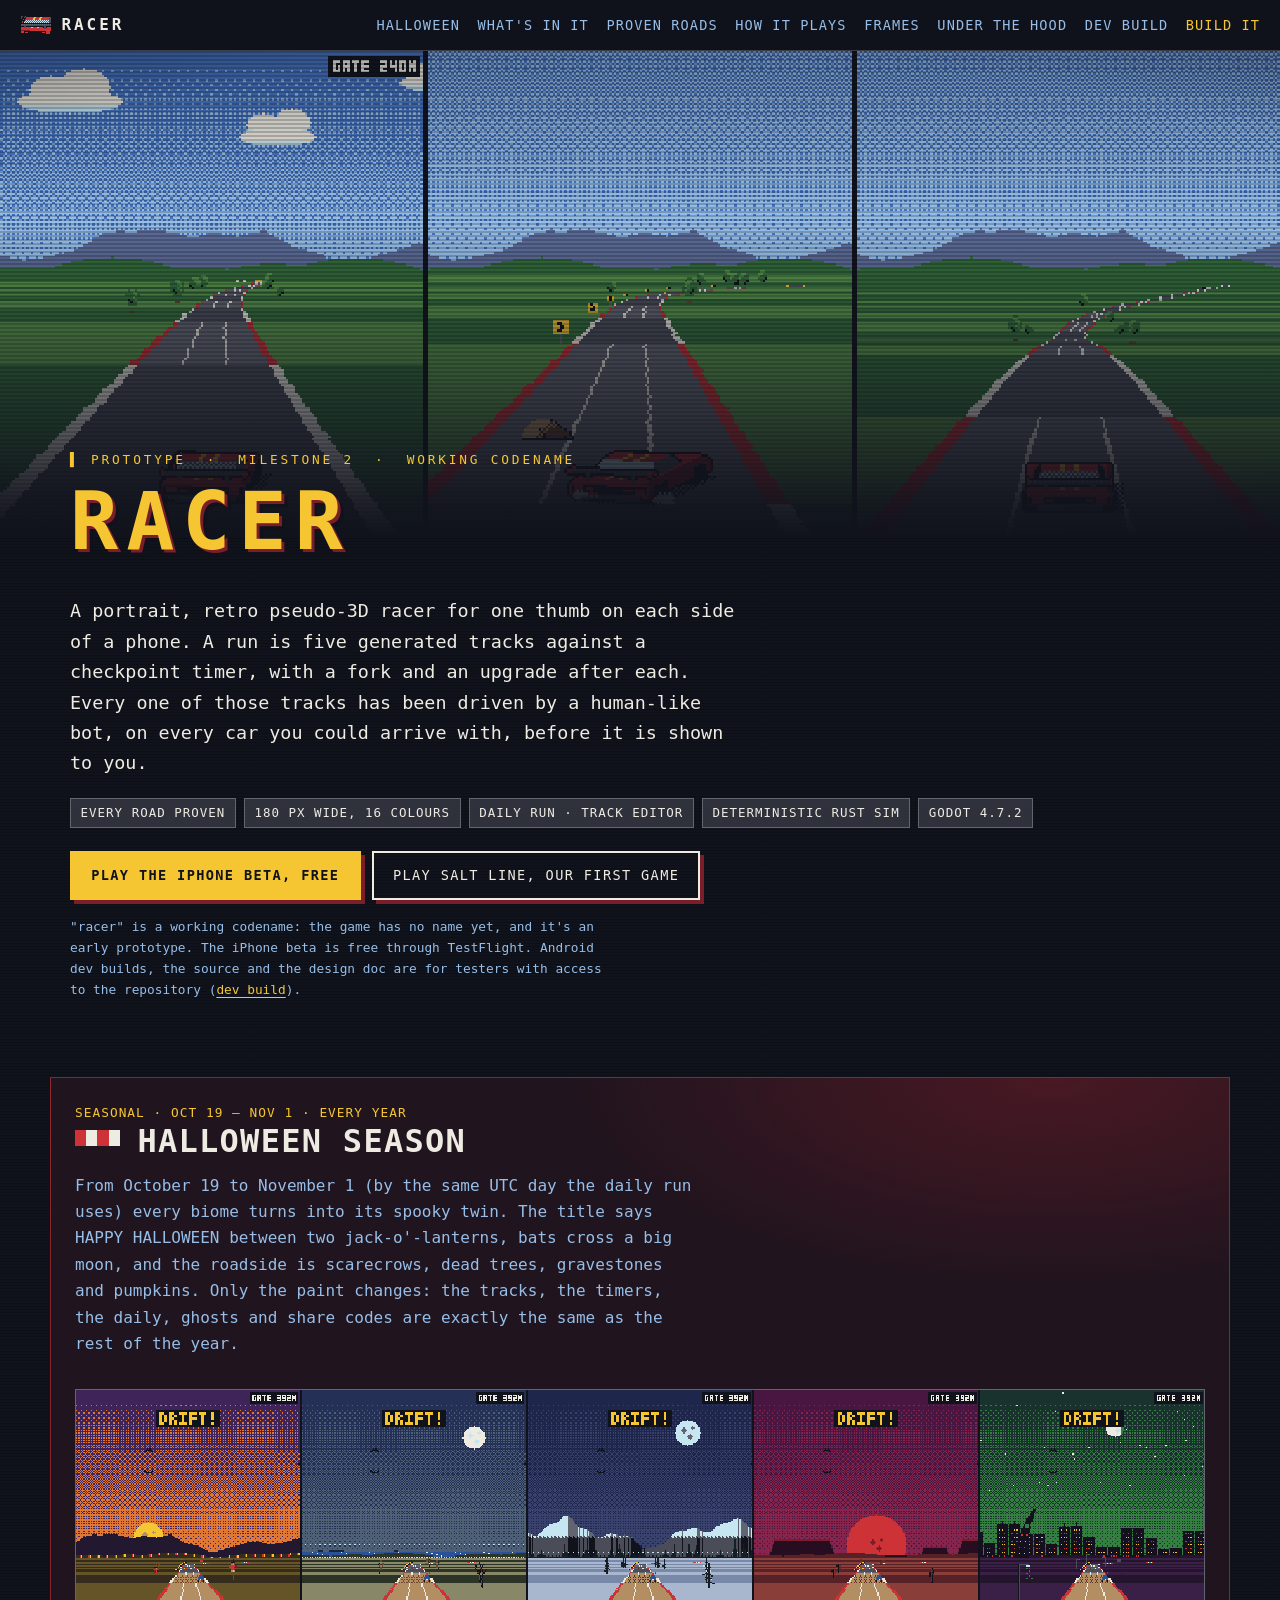
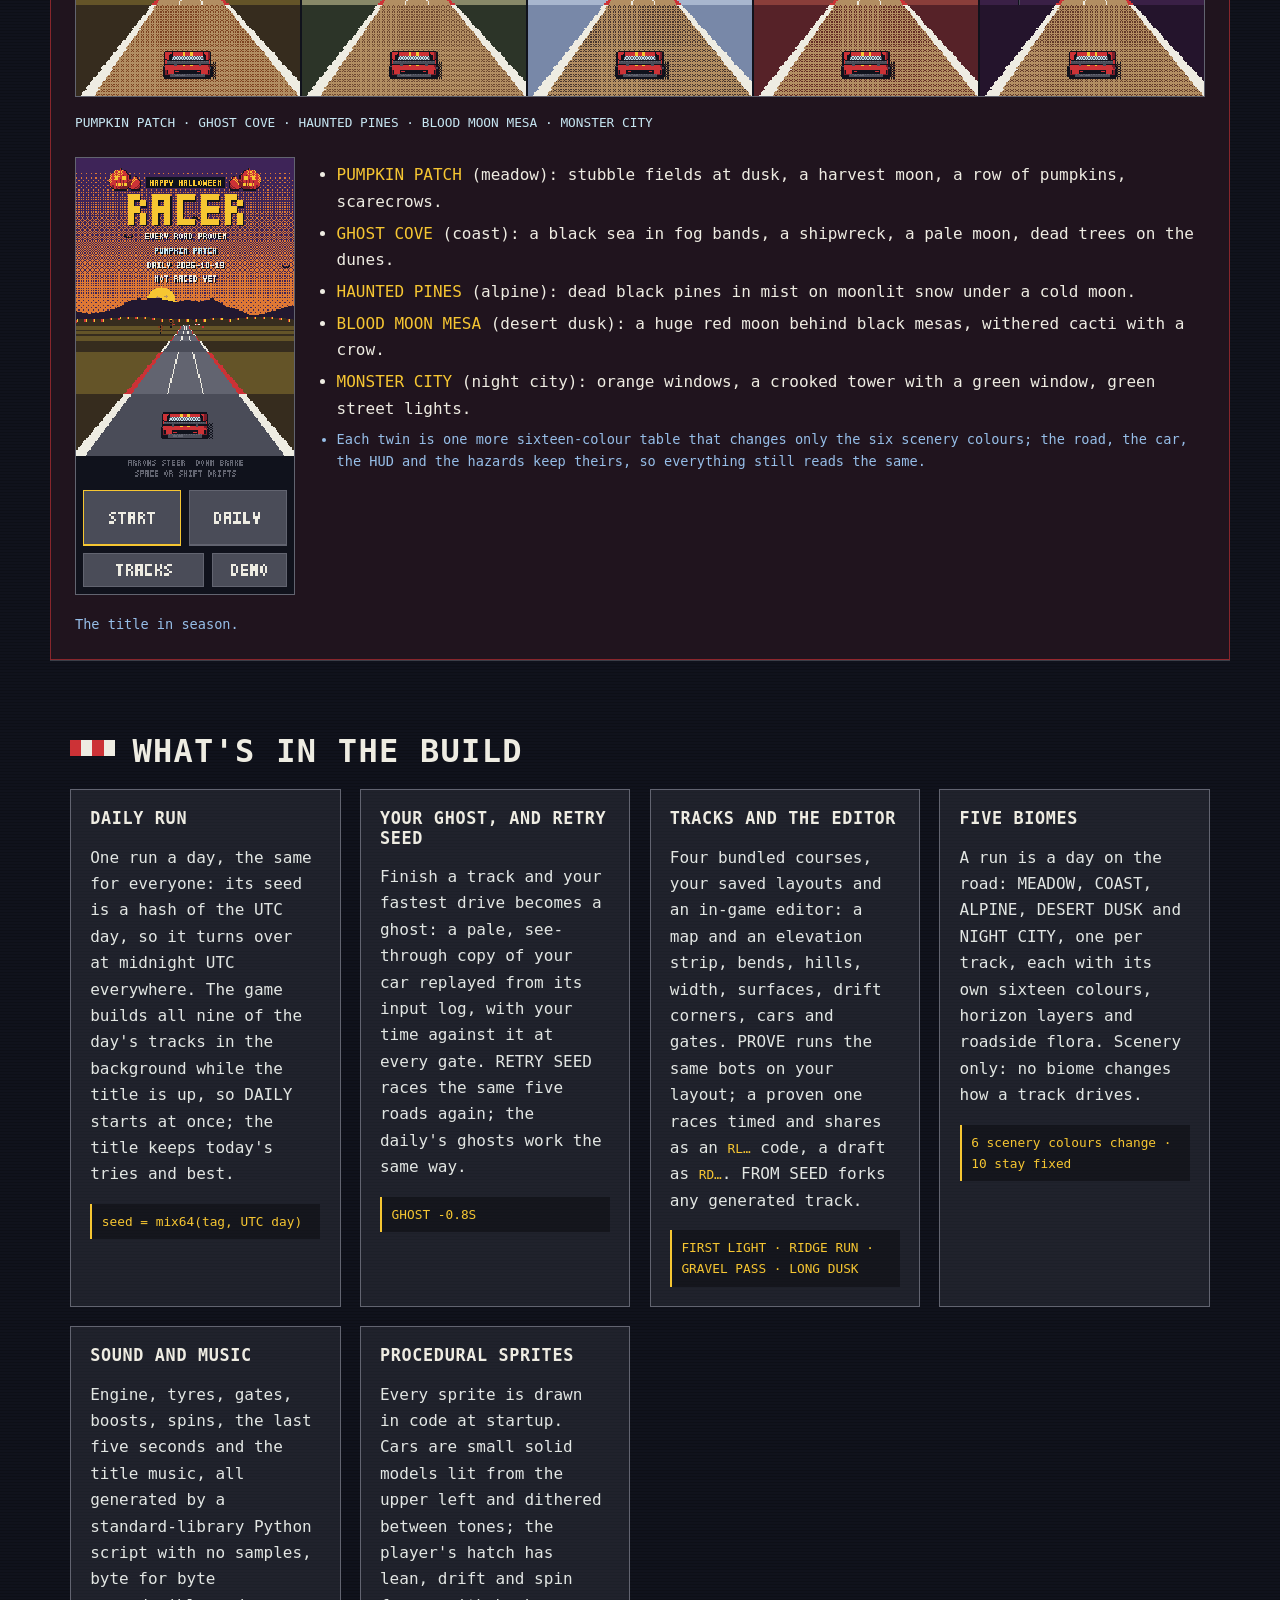
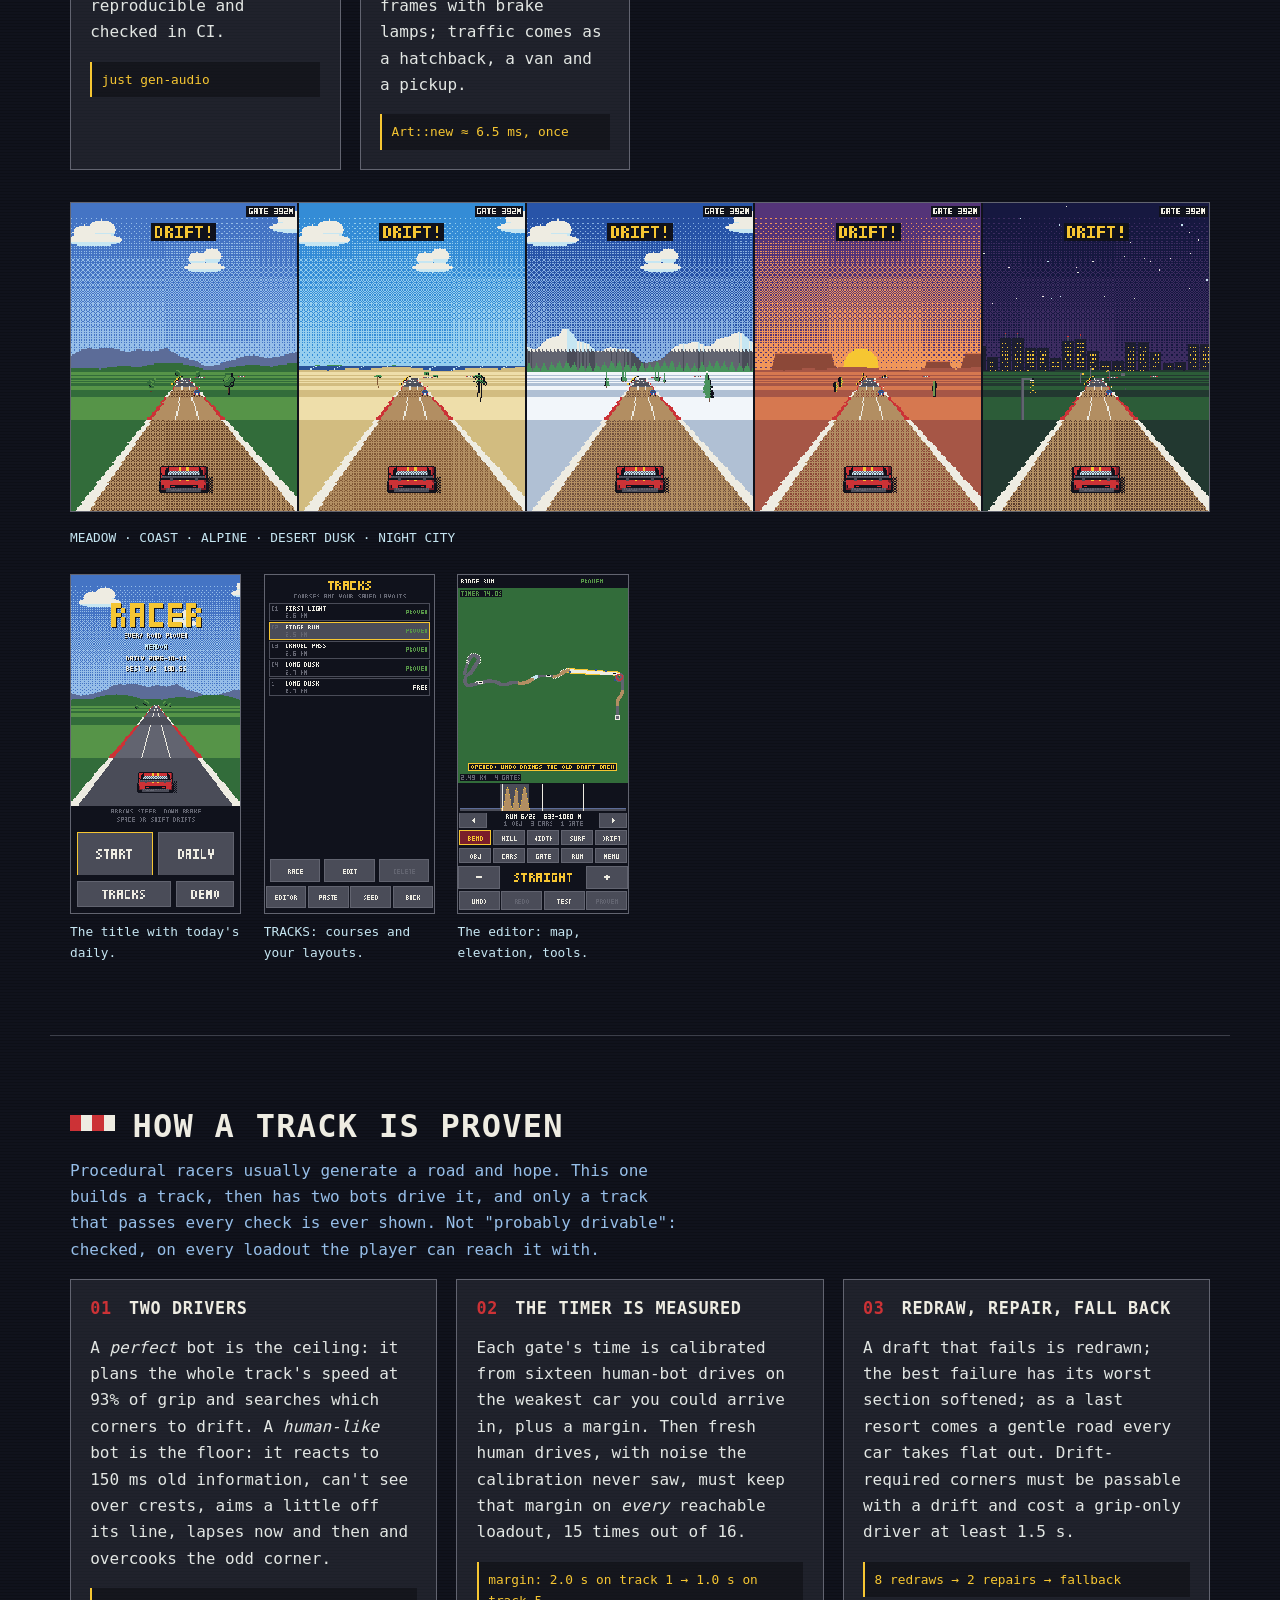
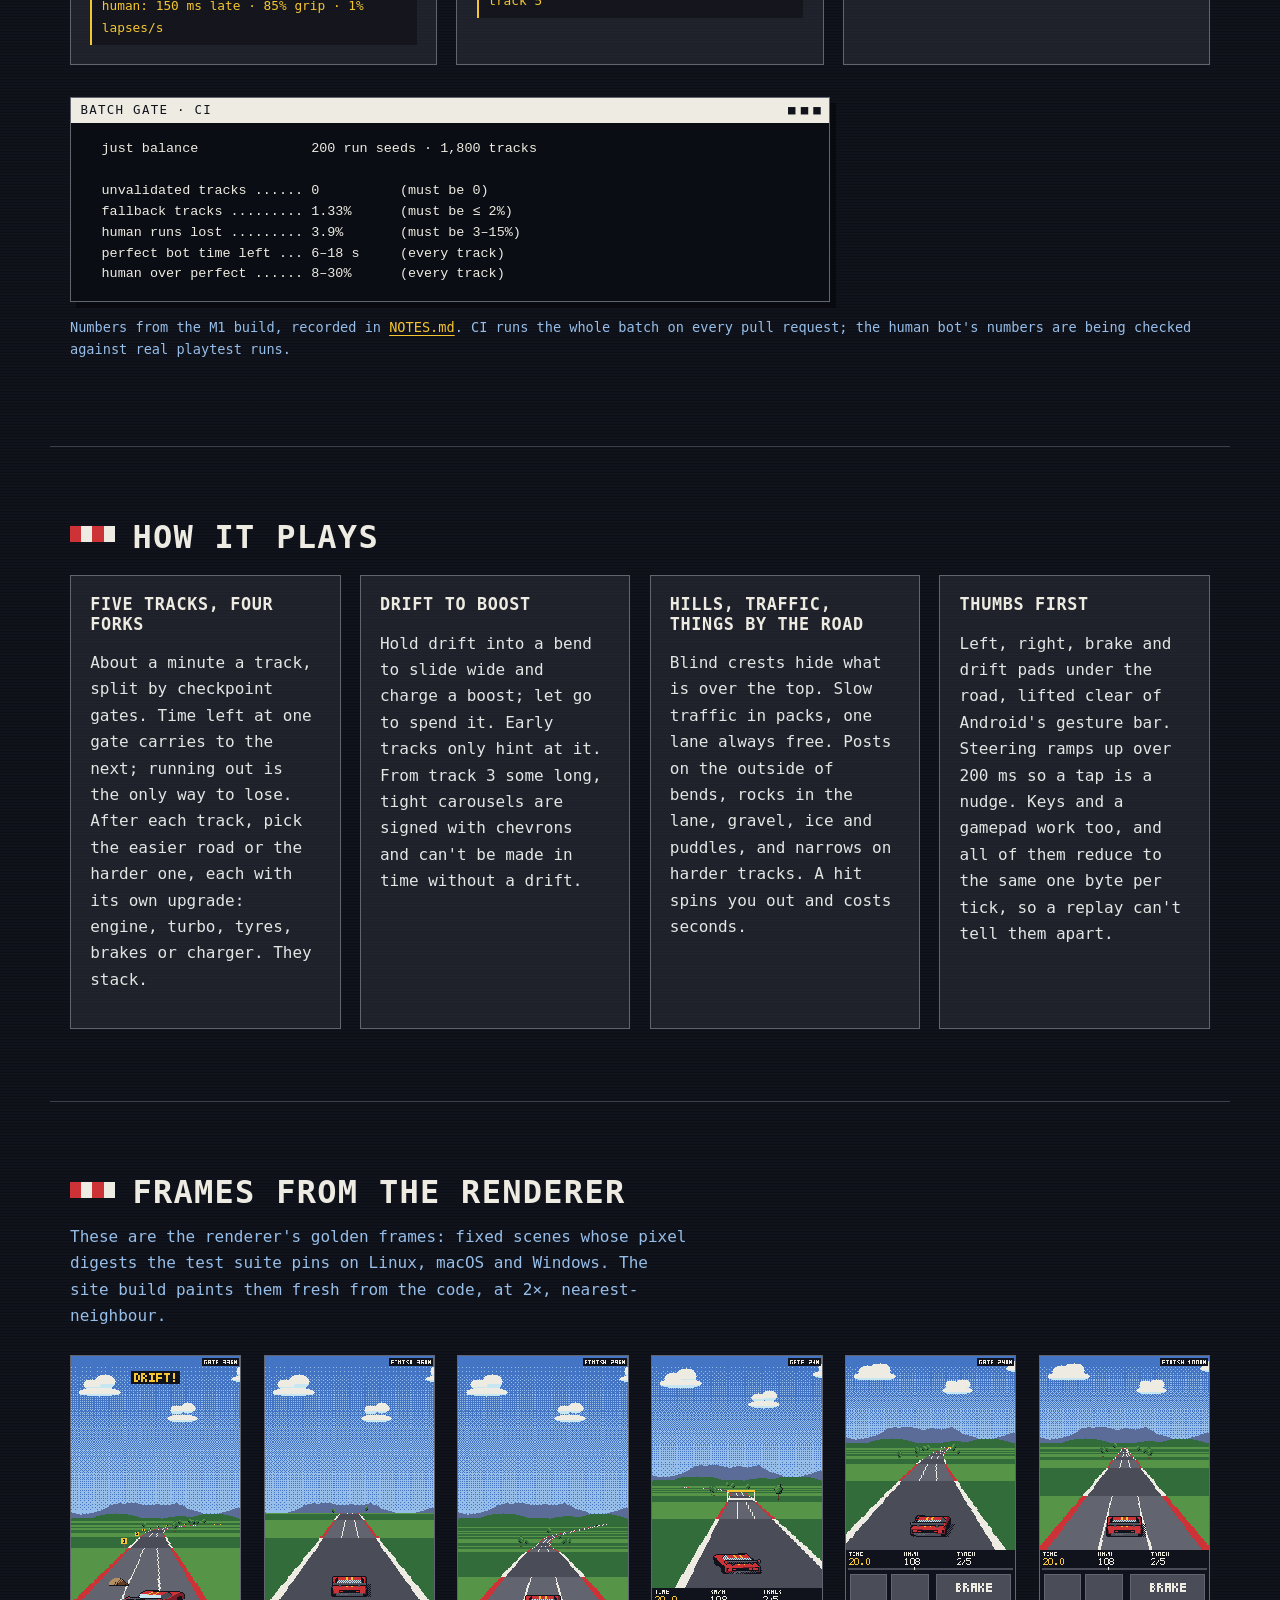
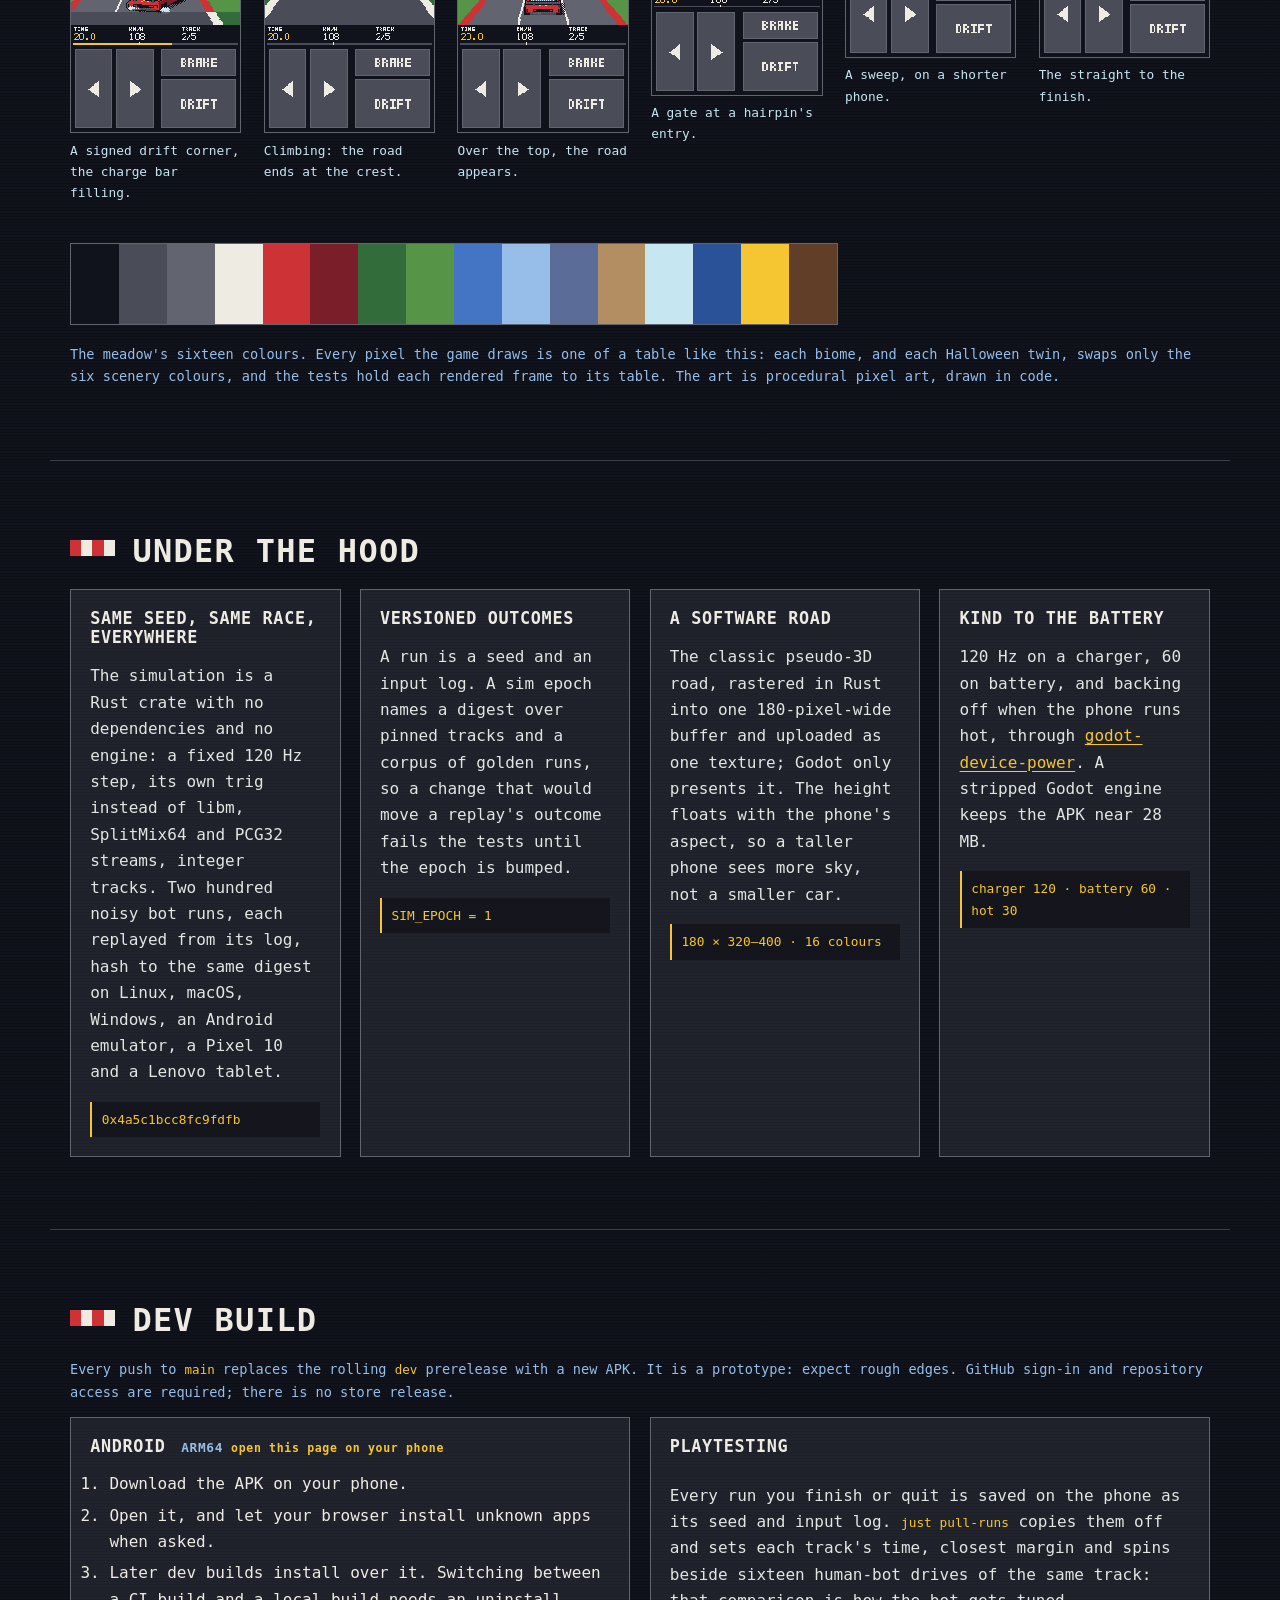
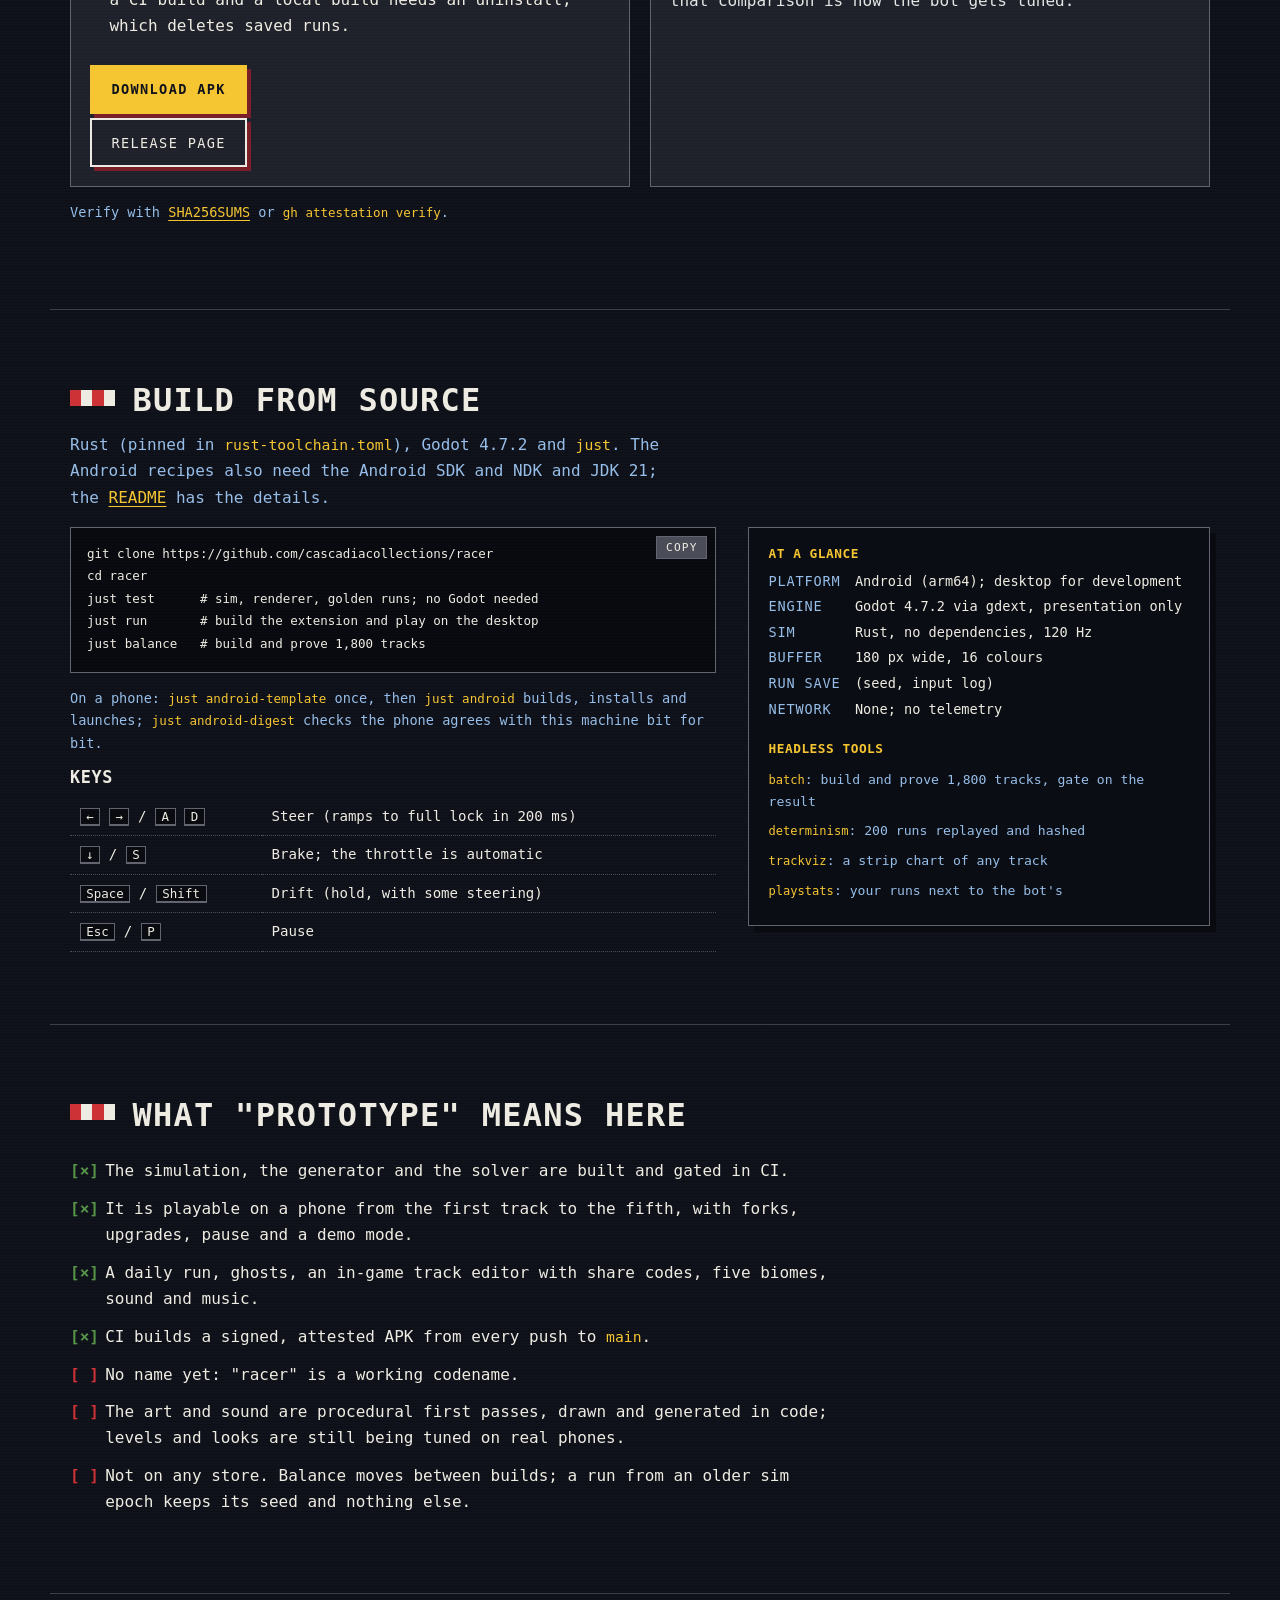
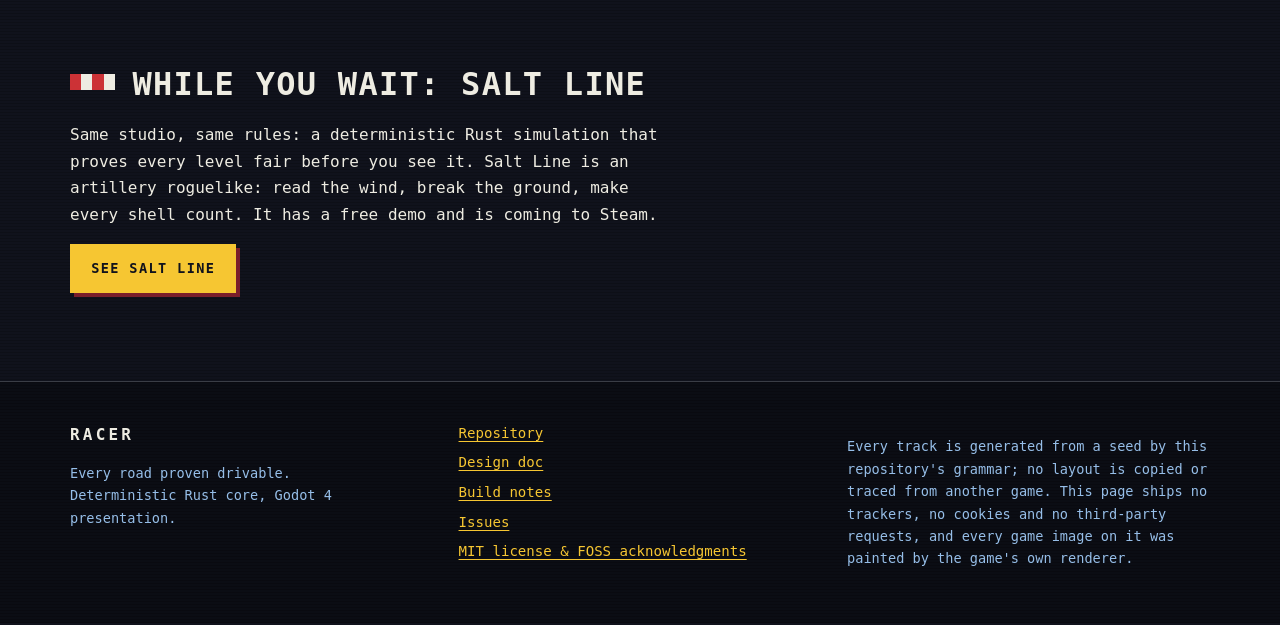
<file: site/index.html>
<!DOCTYPE html>
<html lang="en">
<head>
<meta charset="utf-8">
<meta name="viewport" content="width=device-width, initial-scale=1">
<title>racer: every road proven drivable (working codename)</title>
<meta name="description" content="An early prototype of a portrait, retro pseudo-3D roguelike racer in which every generated track is driven by a human-like bot before you see it. Free iPhone beta on TestFlight; from the studio behind Salt Line.">
<!-- The placeholder below is rewritten to the live Pages base URL at deploy
     time (.github/workflows/pages.yml); it only affects link previews. -->
<link rel="canonical" href="__SITE_URL__">
<meta property="og:type" content="website">
<meta property="og:title" content="racer: every road proven drivable">
<meta property="og:description" content="A portrait, retro pseudo-3D roguelike racer. Every generated track is driven by a human-like bot before you see it. Early prototype; the name is a placeholder.">
<meta property="og:url" content="__SITE_URL__">
<meta property="og:image" content="__SITE_URL__assets/og.png">
<meta property="og:image:width" content="1200">
<meta property="og:image:height" content="630">
<meta name="twitter:card" content="summary_large_image">
<meta name="theme-color" content="#10121c">
<link rel="icon" href="assets/favicon.png" type="image/png">
<link rel="apple-touch-icon" href="assets/favicon.png">
<link rel="stylesheet" href="style.css">
</head>
<body>
<a class="skip" href="#main">Skip to content</a>

<header class="topbar">
  <a class="brand" href="#top">
    <img src="assets/favicon.png" alt="" width="32" height="32" class="px brand-spr">
    <span>RACER</span>
  </a>
  <nav aria-label="Sections">
    <a href="#halloween">Halloween</a>
    <a href="#new">What's in it</a>
    <a href="#proven">Proven roads</a>
    <a href="#play">How it plays</a>
    <a href="#frames">Frames</a>
    <a href="#tech">Under the hood</a>
    <a href="#dev">Dev build</a>
    <a href="#build">Build it</a>
  </nav>
</header>

<main id="main">



<section id="top" class="hero">
  <div class="hero-art" aria-hidden="true">
    <img src="assets/hero.png" alt="" class="px" width="1088" height="412" fetchpriority="high">
    <div class="crt"></div>
  </div>

  <div class="hero-copy">
    <p class="kicker"><span class="blink">▌</span> PROTOTYPE &nbsp;·&nbsp; MILESTONE 2 &nbsp;·&nbsp; WORKING CODENAME</p>
    <h1>racer</h1>
    <p class="tagline">A portrait, retro pseudo-3D racer for one thumb on each
      side of a phone. A run is five generated tracks against a checkpoint
      timer, with a fork and an upgrade after each. Every one of those tracks
      has been driven by a human-like bot, on every car you could arrive with,
      before it is shown to you.</p>

    <ul class="badges" aria-label="At a glance">
      <li>Every road proven</li>
      <li>180 px wide, 16 colours</li>
      <li>Daily run · track editor</li>
      <li>Deterministic Rust sim</li>
      <li>Godot 4.7.2</li>
    </ul>

    <div class="cta">
      <a class="btn primary" href="https://testflight.apple.com/join/9USbkcSq">Play the iPhone beta, free</a>
      <a class="btn" href="https://cascadiacollections.github.io/saltline/">Play Salt Line, our first game</a>
    </div>

    <p class="fineprint">"racer" is a working codename: the game has no name
      yet, and it's an early prototype. The iPhone beta is free through TestFlight.
      Android dev builds, the source and the design doc are for testers with access
      to the repository (<a href="#dev">dev build</a>).</p>
  </div>
</section>

<!-- --------------------------------------------------------- halloween -->
<section id="halloween" class="halloween" aria-labelledby="halloween-h">
  <p class="kicker spooky-kicker">SEASONAL · OCT 19 – NOV 1 · EVERY YEAR</p>
  <h2 id="halloween-h">Halloween season</h2>
  <p class="lede">From October 19 to November 1 (by the same UTC day the
    daily run uses) every biome turns into its spooky twin. The title says
    HAPPY HALLOWEEN between two jack-o'-lanterns, bats cross a big moon, and
    the roadside is scarecrows, dead trees, gravestones and pumpkins. Only
    the paint changes: the tracks, the timers, the daily, ghosts and share
    codes are exactly the same as the rest of the year.</p>
  <figure class="strip">
    <img src="assets/twins.png" alt="The five Halloween twins side by side: PUMPKIN PATCH under a low harvest moon, GHOST COVE with a pale moon over a black sea, HAUNTED PINES with dead black pines below moonlit peaks, BLOOD MOON MESA with a huge red moon behind black mesas, and MONSTER CITY with orange windows, a crooked tower and a green glow." class="px" width="1816" height="492" loading="lazy">
    <figcaption>PUMPKIN PATCH · GHOST COVE · HAUNTED PINES · BLOOD MOON MESA · MONSTER CITY</figcaption>
  </figure>
  <div class="halloween-grid">
    <figure>
      <img src="assets/frames/screen_title_halloween.png" alt="The title screen in the Halloween season: HAPPY HALLOWEEN between two jack-o'-lanterns over the RACER banner, the road behind it in the pumpkin patch under an orange sky." class="px" width="360" height="720" loading="lazy">
      <figcaption>The title in season.</figcaption>
    </figure>
    <ul class="twin-list">
      <li><b>PUMPKIN PATCH</b> (meadow): stubble fields at dusk, a harvest moon, a row of pumpkins, scarecrows.</li>
      <li><b>GHOST COVE</b> (coast): a black sea in fog bands, a shipwreck, a pale moon, dead trees on the dunes.</li>
      <li><b>HAUNTED PINES</b> (alpine): dead black pines in mist on moonlit snow under a cold moon.</li>
      <li><b>BLOOD MOON MESA</b> (desert dusk): a huge red moon behind black mesas, withered cacti with a crow.</li>
      <li><b>MONSTER CITY</b> (night city): orange windows, a crooked tower with a green window, green street lights.</li>
      <li class="small">Each twin is one more sixteen-colour table that changes only the six scenery colours; the road, the car, the HUD and the hazards keep theirs, so everything still reads the same.</li>
    </ul>
  </div>
</section>

<!-- --------------------------------------------------------------- new -->
<section id="new" aria-labelledby="new-h">
  <h2 id="new-h">What's in the build</h2>
  <div class="cards">
    <article class="card">
      <h3>DAILY run</h3>
      <p>One run a day, the same for everyone: its seed is a hash of the UTC
        day, so it turns over at midnight UTC everywhere. The game builds all
        nine of the day's tracks in the background while the title is up, so
        DAILY starts at once; the title keeps today's tries and best.</p>
      <code>seed = mix64(tag, UTC day)</code>
    </article>
    <article class="card">
      <h3>Your ghost, and RETRY SEED</h3>
      <p>Finish a track and your fastest drive becomes a ghost: a pale,
        see-through copy of your car replayed from its input log, with your
        time against it at every gate. RETRY SEED races the same five roads
        again; the daily's ghosts work the same way.</p>
      <code>GHOST -0.8S</code>
    </article>
    <article class="card">
      <h3>TRACKS and the editor</h3>
      <p>Four bundled courses, your saved layouts and an in-game editor: a
        map and an elevation strip, bends, hills, width, surfaces, drift
        corners, cars and gates. PROVE runs the same bots on your layout;
        a proven one races timed and shares as an <code>RL…</code> code,
        a draft as <code>RD…</code>. FROM SEED forks any generated track.</p>
      <code>FIRST LIGHT · RIDGE RUN · GRAVEL PASS · LONG DUSK</code>
    </article>
    <article class="card">
      <h3>Five biomes</h3>
      <p>A run is a day on the road: MEADOW, COAST, ALPINE, DESERT DUSK and
        NIGHT CITY, one per track, each with its own sixteen colours, horizon
        layers and roadside flora. Scenery only: no biome changes how a
        track drives.</p>
      <code>6 scenery colours change · 10 stay fixed</code>
    </article>
    <article class="card">
      <h3>Sound and music</h3>
      <p>Engine, tyres, gates, boosts, spins, the last five seconds and the
        title music, all generated by a standard-library Python script with
        no samples, byte for byte reproducible and checked in CI.</p>
      <code>just gen-audio</code>
    </article>
    <article class="card">
      <h3>Procedural sprites</h3>
      <p>Every sprite is drawn in code at startup. Cars are small solid
        models lit from the upper left and dithered between tones; the
        player's hatch has lean, drift and spin frames with brake lamps;
        traffic comes as a hatchback, a van and a pickup.</p>
      <code>Art::new ≈ 6.5 ms, once</code>
    </article>
  </div>
  <figure class="strip">
    <img src="assets/biomes.png" alt="The five biomes side by side: a green meadow with clouds, a coast with a sea horizon and palms, snowy alpine peaks with pines, a desert dusk with mesas and a setting sun, and a night city skyline with lit windows." class="px" width="1816" height="492" loading="lazy">
    <figcaption>MEADOW · COAST · ALPINE · DESERT DUSK · NIGHT CITY</figcaption>
  </figure>
  <div class="frame-grid">
    <figure>
      <img src="assets/frames/screen_title_daily.png" alt="The title screen with today's daily run: its date and the best of today's tries under the RACER banner." class="px" width="360" height="720" loading="lazy">
      <figcaption>The title with today's daily.</figcaption>
    </figure>
    <figure>
      <img src="assets/frames/screen_tracks.png" alt="The TRACKS list: the four bundled courses, each marked proven, and a saved layout." class="px" width="360" height="720" loading="lazy">
      <figcaption>TRACKS: courses and your layouts.</figcaption>
    </figure>
    <figure>
      <img src="assets/frames/screen_editor_bend.png" alt="The track editor: a map of the course with the selected run highlighted, an elevation strip below it, and the tool buttons." class="px" width="360" height="720" loading="lazy">
      <figcaption>The editor: map, elevation, tools.</figcaption>
    </figure>
  </div>
</section>

<!-- ------------------------------------------------------------ proven -->
<section id="proven" aria-labelledby="proven-h">
  <h2 id="proven-h">How a track is proven</h2>
  <p class="lede">Procedural racers usually generate a road and hope. This one
    builds a track, then has two bots drive it, and only a track that passes
    every check is ever shown. Not "probably drivable": checked, on every
    loadout the player can reach it with.</p>

  <div class="cards">
    <article class="card">
      <h3><span class="num">01</span> Two drivers</h3>
      <p>A <em>perfect</em> bot is the ceiling: it plans the whole track's
        speed at 93% of grip and searches which corners to drift. A
        <em>human-like</em> bot is the floor: it reacts to 150 ms old
        information, can't see over crests, aims a little off its line,
        lapses now and then and overcooks the odd corner.</p>
      <code>human: 150 ms late · 85% grip · 1% lapses/s</code>
    </article>
    <article class="card">
      <h3><span class="num">02</span> The timer is measured</h3>
      <p>Each gate's time is calibrated from sixteen human-bot drives on the
        weakest car you could arrive in, plus a margin. Then fresh human
        drives, with noise the calibration never saw, must keep that margin
        on <em>every</em> reachable loadout, 15 times out of 16.</p>
      <code>margin: 2.0 s on track 1 → 1.0 s on track 5</code>
    </article>
    <article class="card">
      <h3><span class="num">03</span> Redraw, repair, fall back</h3>
      <p>A draft that fails is redrawn; the best failure has its worst
        section softened; as a last resort comes a gentle road every car
        takes flat out. Drift-required corners must be passable with a drift
        and cost a grip-only driver at least 1.5 s.</p>
      <code>8 redraws → 2 repairs → fallback</code>
    </article>
  </div>

  <div class="panel gate">
    <div class="dosbar"><span>BATCH GATE · CI</span><span class="dots">■ ■ ■</span></div>
<pre class="dos">
  just balance              200 run seeds · 1,800 tracks

  unvalidated tracks ...... 0          (must be 0)
  fallback tracks ......... 1.33%      (must be ≤ 2%)
  human runs lost ......... 3.9%       (must be 3–15%)
  perfect bot time left ... 6–18 s     (every track)
  human over perfect ...... 8–30%      (every track)
</pre>
  </div>
  <p class="small">Numbers from the M1 build, recorded in
    <a href="https://github.com/cascadiacollections/racer/blob/main/NOTES.md">NOTES.md</a>.
    CI runs the whole batch on every pull request; the human bot's numbers are
    being checked against real playtest runs.</p>
</section>

<!-- ------------------------------------------------------------- play -->
<section id="play" aria-labelledby="play-h">
  <h2 id="play-h">How it plays</h2>
  <div class="cards">
    <article class="card">
      <h3>Five tracks, four forks</h3>
      <p>About a minute a track, split by checkpoint gates. Time left at one
        gate carries to the next; running out is the only way to lose. After
        each track, pick the easier road or the harder one, each with its own
        upgrade: engine, turbo, tyres, brakes or charger. They stack.</p>
    </article>
    <article class="card">
      <h3>Drift to boost</h3>
      <p>Hold drift into a bend to slide wide and charge a boost; let go to
        spend it. Early tracks only hint at it. From track 3 some long,
        tight carousels are signed with chevrons and can't be made in time
        without a drift.</p>
    </article>
    <article class="card">
      <h3>Hills, traffic, things by the road</h3>
      <p>Blind crests hide what is over the top. Slow traffic in packs, one
        lane always free. Posts on the outside of bends, rocks in the lane,
        gravel, ice and puddles, and narrows on harder tracks. A hit spins
        you out and costs seconds.</p>
    </article>
    <article class="card">
      <h3>Thumbs first</h3>
      <p>Left, right, brake and drift pads under the road, lifted clear of
        Android's gesture bar. Steering ramps up over 200 ms so a tap is a
        nudge. Keys and a gamepad work too, and all of them reduce to the same
        one byte per tick, so a replay can't tell them apart.</p>
    </article>
  </div>
</section>

<!-- ------------------------------------------------------------ frames -->
<section id="frames" aria-labelledby="frames-h">
  <h2 id="frames-h">Frames from the renderer</h2>
  <p class="lede">These are the renderer's golden frames: fixed scenes whose
    pixel digests the test suite pins on Linux, macOS and Windows. The site
    build paints them fresh from the code, at 2×, nearest-neighbour.</p>
  <div class="frame-grid">
    <figure>
      <img src="assets/frames/drift_corner_signed.png" alt="Drifting into a signed right-hand carousel: a yellow DRIFT banner, chevron signs on the outside of the bend, a rock by the road and the drift charge bar filling under the HUD." class="px" width="360" height="800" loading="lazy">
      <figcaption>A signed drift corner, the charge bar filling.</figcaption>
    </figure>
    <figure>
      <img src="assets/frames/crest_climbing.png" alt="Climbing toward a crest: the road ends at the summit and nothing beyond it is visible." class="px" width="360" height="800" loading="lazy">
      <figcaption>Climbing: the road ends at the crest.</figcaption>
    </figure>
    <figure>
      <img src="assets/frames/crest_over.png" alt="Just over the crest: the road drops away and winds into the distance." class="px" width="360" height="800" loading="lazy">
      <figcaption>Over the top, the road appears.</figcaption>
    </figure>
    <figure>
      <img src="assets/frames/hairpin_entry.png" alt="Approaching a hairpin with a checkpoint gate across the road ahead." class="px" width="360" height="720" loading="lazy">
      <figcaption>A gate at a hairpin's entry.</figcaption>
    </figure>
    <figure>
      <img src="assets/frames/sweep_mid_curve.png" alt="Mid-way through a long right-hand sweep with clouds above the hills." class="px" width="360" height="640" loading="lazy">
      <figcaption>A sweep, on a shorter phone.</figcaption>
    </figure>
    <figure>
      <img src="assets/frames/hazards.png" alt="A long straight toward the finish with red and white kerbs." class="px" width="360" height="640" loading="lazy">
      <figcaption>The straight to the finish.</figcaption>
    </figure>
  </div>
  <figure class="palette">
    <img src="assets/palette_16.png" alt="The sixteen colours: ink, two asphalt greys, white, red, dark red, two grass greens, two sky blues, hill blue, gravel, ice, water blue, yellow and brown." class="px" width="768" height="80" loading="lazy">
    <figcaption>The meadow's sixteen colours. Every pixel the game draws is
      one of a table like this: each biome, and each Halloween twin, swaps
      only the six scenery colours, and the tests hold each rendered frame to
      its table. The art is procedural pixel art, drawn in code.</figcaption>
  </figure>
</section>

<!-- -------------------------------------------------------------- tech -->
<section id="tech" aria-labelledby="tech-h">
  <h2 id="tech-h">Under the hood</h2>
  <div class="cards">
    <article class="card">
      <h3>Same seed, same race, everywhere</h3>
      <p>The simulation is a Rust crate with no dependencies and no engine: a
        fixed 120 Hz step, its own trig instead of libm, SplitMix64 and PCG32
        streams, integer tracks. Two hundred noisy bot runs, each replayed
        from its log, hash to the same digest on Linux, macOS, Windows, an
        Android emulator, a Pixel 10 and a Lenovo tablet.</p>
      <code>0x4a5c1bcc8fc9fdfb</code>
    </article>
    <article class="card">
      <h3>Versioned outcomes</h3>
      <p>A run is a seed and an input log. A sim epoch names a digest over
        pinned tracks and a corpus of golden runs, so a change that would
        move a replay's outcome fails the tests until the epoch is bumped.</p>
      <code>SIM_EPOCH = 1</code>
    </article>
    <article class="card">
      <h3>A software road</h3>
      <p>The classic pseudo-3D road, rastered in Rust into one 180-pixel-wide
        buffer and uploaded as one texture; Godot only presents it. The height
        floats with the phone's aspect, so a taller phone sees more sky, not a
        smaller car.</p>
      <code>180 × 320–400 · 16 colours</code>
    </article>
    <article class="card">
      <h3>Kind to the battery</h3>
      <p>120 Hz on a charger, 60 on battery, and backing off when the phone
        runs hot, through
        <a href="https://github.com/KevinTCoughlin/godot-device-power">godot-device-power</a>.
        A stripped Godot engine keeps the APK near 28 MB.</p>
      <code>charger 120 · battery 60 · hot 30</code>
    </article>
  </div>
</section>

<!-- --------------------------------------------------------------- dev -->
<section id="dev" aria-labelledby="dev-h">
  <h2 id="dev-h">Dev build</h2>
  <p class="small">Every push to <code>main</code> replaces the rolling
    <code>dev</code> prerelease with a new APK. It is a prototype: expect
    rough edges. GitHub sign-in and repository access are
    required; there is no store release.</p>
  <div class="cards dl">
    <article class="card">
      <h3>Android <span class="arch">arm64</span></h3>
      <ol>
        <li>Download the APK on your phone.</li>
        <li>Open it, and let your browser install unknown apps when asked.</li>
        <li>Later dev builds install over it. Switching between a CI build and
          a local build needs an uninstall, which deletes saved runs.</li>
      </ol>
      <a class="btn primary" href="https://github.com/cascadiacollections/racer/releases/download/dev/Racer-android-arm64.apk">Download APK</a>
      <a class="btn" href="https://github.com/cascadiacollections/racer/releases/tag/dev">Release page</a>
    </article>
    <article class="card">
      <h3>Playtesting</h3>
      <p>Every run you finish or quit is saved on the phone as its seed and
        input log. <code>just pull-runs</code> copies them off and sets each
        track's time, closest margin and spins beside sixteen human-bot drives
        of the same track: that comparison is how the bot gets tuned.</p>
    </article>
  </div>
  <p class="small">Verify with <a href="https://github.com/cascadiacollections/racer/releases/download/dev/SHA256SUMS">SHA256SUMS</a>
    or <code>gh attestation verify</code>.</p>
</section>

<!-- ------------------------------------------------------------- build -->
<section id="build" aria-labelledby="build-h">
  <h2 id="build-h">Build from source</h2>
  <p class="lede">Rust (pinned in <code>rust-toolchain.toml</code>), Godot
    4.7.2 and <code>just</code>. The Android recipes also need the Android SDK
    and NDK and JDK 21; the
    <a href="https://github.com/cascadiacollections/racer/blob/main/README.md">README</a>
    has the details.</p>
  <div class="build-grid">
    <div>
      <div class="codeblock">
        <button class="copy" type="button" data-copy="#quickstart">Copy</button>
<pre id="quickstart"><code>git clone https://github.com/cascadiacollections/racer
cd racer
just test      # sim, renderer, golden runs; no Godot needed
just run       # build the extension and play on the desktop
just balance   # build and prove 1,800 tracks</code></pre>
      </div>
      <p class="small">On a phone: <code>just android-template</code> once, then
        <code>just android</code> builds, installs and launches;
        <code>just android-digest</code> checks the phone agrees with this
        machine bit for bit.</p>

      <h3>Keys</h3>
      <table class="keys">
        <tbody>
          <tr><th scope="row"><kbd>←</kbd> <kbd>→</kbd> / <kbd>A</kbd> <kbd>D</kbd></th><td>Steer (ramps to full lock in 200 ms)</td></tr>
          <tr><th scope="row"><kbd>↓</kbd> / <kbd>S</kbd></th><td>Brake; the throttle is automatic</td></tr>
          <tr><th scope="row"><kbd>Space</kbd> / <kbd>Shift</kbd></th><td>Drift (hold, with some steering)</td></tr>
          <tr><th scope="row"><kbd>Esc</kbd> / <kbd>P</kbd></th><td>Pause</td></tr>
        </tbody>
      </table>
    </div>

    <aside class="reqs panel">
      <h3>At a glance</h3>
      <dl>
        <dt>Platform</dt><dd>Android (arm64); desktop for development</dd>
        <dt>Engine</dt><dd>Godot 4.7.2 via gdext, presentation only</dd>
        <dt>Sim</dt><dd>Rust, no dependencies, 120 Hz</dd>
        <dt>Buffer</dt><dd>180 px wide, 16 colours</dd>
        <dt>Run save</dt><dd>(seed, input log)</dd>
        <dt>Network</dt><dd>None; no telemetry</dd>
      </dl>
      <h3>Headless tools</h3>
      <ul class="tools">
        <li><code>batch</code>: build and prove 1,800 tracks, gate on the result</li>
        <li><code>determinism</code>: 200 runs replayed and hashed</li>
        <li><code>trackviz</code>: a strip chart of any track</li>
        <li><code>playstats</code>: your runs next to the bot's</li>
      </ul>
    </aside>
  </div>
</section>

<!-- ------------------------------------------------------------ status -->
<section class="status" aria-labelledby="status-h">
  <h2 id="status-h">What "prototype" means here</h2>
  <ul class="checks">
    <li class="yes">The simulation, the generator and the solver are built and gated in CI.</li>
    <li class="yes">It is playable on a phone from the first track to the fifth, with forks, upgrades, pause and a demo mode.</li>
    <li class="yes">A daily run, ghosts, an in-game track editor with share codes, five biomes, sound and music.</li>
    <li class="yes">CI builds a signed, attested APK from every push to <code>main</code>.</li>
    <li class="no">No name yet: "racer" is a working codename.</li>
    <li class="no">The art and sound are procedural first passes, drawn and generated in code; levels and looks are still being tuned on real phones.</li>
    <li class="no">Not on any store. Balance moves between builds; a run from an older sim epoch keeps its seed and nothing else.</li>
  </ul>
</section>

<!-- ---------------------------------------------------- from the maker -->
<section class="sibling" aria-labelledby="sibling-h">
  <h2 id="sibling-h">While you wait: Salt Line</h2>
  <p>Same studio, same rules: a deterministic Rust simulation that proves every
    level fair before you see it. Salt Line is an artillery roguelike: read the wind,
    break the ground, make every shell count. It has a free demo and is coming to Steam.</p>
  <p><a class="btn primary" href="https://cascadiacollections.github.io/saltline/">See Salt Line</a></p>
</section>

</main>

<footer>
  <div class="foot-grid">
    <div>
      <p class="brand-foot">RACER</p>
      <p class="small">Every road proven drivable.<br>Deterministic Rust core, Godot 4 presentation.</p>
    </div>
    <nav aria-label="Project links">
      <a href="https://github.com/cascadiacollections/racer">Repository</a>
      <a href="https://github.com/cascadiacollections/racer/blob/main/design/DESIGN.md">Design doc</a>
      <a href="https://github.com/cascadiacollections/racer/blob/main/NOTES.md">Build notes</a>
      <a href="https://github.com/cascadiacollections/racer/issues">Issues</a>
      <a href="licenses.html">MIT license &amp; FOSS acknowledgments</a>
    </nav>
    <p class="small colophon">Every track is generated from a seed by this
      repository's grammar; no layout is copied or traced from another game.
      This page ships no trackers, no cookies and no third-party requests,
      and every game image on it was painted by the game's own renderer.</p>
  </div>
</footer>

<script src="main.js" defer></script>
</body>
</html>
</file>
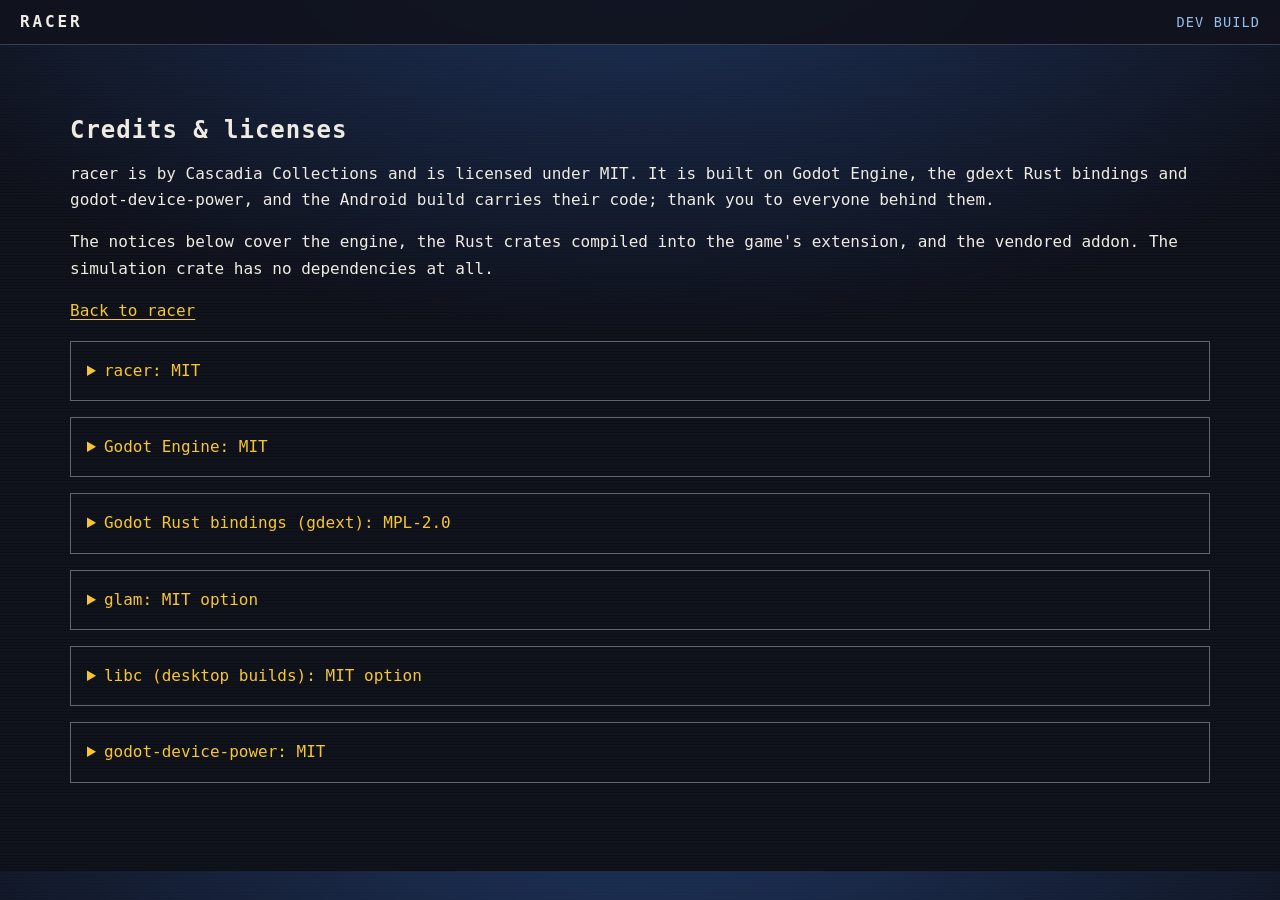
<file: site/licenses.html>
<!DOCTYPE html>
<html lang="en">
<head>
<meta charset="utf-8">
<meta name="viewport" content="width=device-width, initial-scale=1">
<title>racer: credits and licenses</title>
<meta name="description" content="racer's MIT license and the notices for the free and open-source software it is built on.">
<meta name="theme-color" content="#10121c">
<link rel="icon" href="assets/favicon.png" type="image/png">
<link rel="stylesheet" href="style.css">
</head>
<body>
<a class="skip" href="#main">Skip to content</a>
<header class="topbar"><a class="brand" href="index.html"><span>RACER</span></a>
<nav aria-label="Project links"><a href="index.html#dev">Dev build</a></nav></header>
<main id="main"><section aria-labelledby="licenses-h">
<h1 id="licenses-h">Credits &amp; licenses</h1>
<p>racer is by Cascadia Collections and is licensed under MIT. It is built on
Godot Engine, the gdext Rust bindings and godot-device-power, and the Android
build carries their code; thank you to everyone behind them.</p>
<p>The notices below cover the engine, the Rust crates compiled into the
game's extension, and the vendored addon. The simulation crate has no
dependencies at all.</p>
<p><a href="index.html">Back to racer</a></p>
<details><summary>racer: MIT</summary><pre class="license-text">MIT License

Copyright (c) 2026 Cascadia Collections

Permission is hereby granted, free of charge, to any person obtaining a copy
of this software and associated documentation files (the &quot;Software&quot;), to deal
in the Software without restriction, including without limitation the rights
to use, copy, modify, merge, publish, distribute, sublicense, and/or sell
copies of the Software, and to permit persons to whom the Software is
furnished to do so, subject to the following conditions:

The above copyright notice and this permission notice shall be included in all
copies or substantial portions of the Software.

THE SOFTWARE IS PROVIDED &quot;AS IS&quot;, WITHOUT WARRANTY OF ANY KIND, EXPRESS OR
IMPLIED, INCLUDING BUT NOT LIMITED TO THE WARRANTIES OF MERCHANTABILITY,
FITNESS FOR A PARTICULAR PURPOSE AND NONINFRINGEMENT. IN NO EVENT SHALL THE
AUTHORS OR COPYRIGHT HOLDERS BE LIABLE FOR ANY CLAIM, DAMAGES OR OTHER
LIABILITY, WHETHER IN AN ACTION OF CONTRACT, TORT OR OTHERWISE, ARISING FROM,
OUT OF OR IN CONNECTION WITH THE SOFTWARE OR THE USE OR OTHER DEALINGS IN THE
SOFTWARE.
</pre></details>
<details><summary>Godot Engine: MIT</summary><pre class="license-text">Copyright (c) 2014-present Godot Engine contributors (see AUTHORS.md).
Copyright (c) 2007-2014 Juan Linietsky, Ariel Manzur.

Permission is hereby granted, free of charge, to any person obtaining a copy
of this software and associated documentation files (the &quot;Software&quot;), to deal
in the Software without restriction, including without limitation the rights
to use, copy, modify, merge, publish, distribute, sublicense, and/or sell
copies of the Software, and to permit persons to whom the Software is
furnished to do so, subject to the following conditions:

The above copyright notice and this permission notice shall be included in all
copies or substantial portions of the Software.

THE SOFTWARE IS PROVIDED &quot;AS IS&quot;, WITHOUT WARRANTY OF ANY KIND, EXPRESS OR
IMPLIED, INCLUDING BUT NOT LIMITED TO THE WARRANTIES OF MERCHANTABILITY,
FITNESS FOR A PARTICULAR PURPOSE AND NONINFRINGEMENT. IN NO EVENT SHALL THE
AUTHORS OR COPYRIGHT HOLDERS BE LIABLE FOR ANY CLAIM, DAMAGES OR OTHER
LIABILITY, WHETHER IN AN ACTION OF CONTRACT, TORT OR OTHERWISE, ARISING FROM,
OUT OF OR IN CONNECTION WITH THE SOFTWARE OR THE USE OR OTHER DEALINGS IN THE
SOFTWARE.
</pre></details>
<details><summary>Godot Rust bindings (gdext): MPL-2.0</summary><pre class="license-text">Mozilla Public License Version 2.0
==================================

1. Definitions
--------------

1.1. &quot;Contributor&quot;
    means each individual or legal entity that creates, contributes to
    the creation of, or owns Covered Software.

1.2. &quot;Contributor Version&quot;
    means the combination of the Contributions of others (if any) used
    by a Contributor and that particular Contributor&#x27;s Contribution.

1.3. &quot;Contribution&quot;
    means Covered Software of a particular Contributor.

1.4. &quot;Covered Software&quot;
    means Source Code Form to which the initial Contributor has attached
    the notice in Exhibit A, the Executable Form of such Source Code
    Form, and Modifications of such Source Code Form, in each case
    including portions thereof.

1.5. &quot;Incompatible With Secondary Licenses&quot;
    means

    (a) that the initial Contributor has attached the notice described
        in Exhibit B to the Covered Software; or

    (b) that the Covered Software was made available under the terms of
        version 1.1 or earlier of the License, but not also under the
        terms of a Secondary License.

1.6. &quot;Executable Form&quot;
    means any form of the work other than Source Code Form.

1.7. &quot;Larger Work&quot;
    means a work that combines Covered Software with other material, in 
    a separate file or files, that is not Covered Software.

1.8. &quot;License&quot;
    means this document.

1.9. &quot;Licensable&quot;
    means having the right to grant, to the maximum extent possible,
    whether at the time of the initial grant or subsequently, any and
    all of the rights conveyed by this License.

1.10. &quot;Modifications&quot;
    means any of the following:

    (a) any file in Source Code Form that results from an addition to,
        deletion from, or modification of the contents of Covered
        Software; or

    (b) any new file in Source Code Form that contains any Covered
        Software.

1.11. &quot;Patent Claims&quot; of a Contributor
    means any patent claim(s), including without limitation, method,
    process, and apparatus claims, in any patent Licensable by such
    Contributor that would be infringed, but for the grant of the
    License, by the making, using, selling, offering for sale, having
    made, import, or transfer of either its Contributions or its
    Contributor Version.

1.12. &quot;Secondary License&quot;
    means either the GNU General Public License, Version 2.0, the GNU
    Lesser General Public License, Version 2.1, the GNU Affero General
    Public License, Version 3.0, or any later versions of those
    licenses.

1.13. &quot;Source Code Form&quot;
    means the form of the work preferred for making modifications.

1.14. &quot;You&quot; (or &quot;Your&quot;)
    means an individual or a legal entity exercising rights under this
    License. For legal entities, &quot;You&quot; includes any entity that
    controls, is controlled by, or is under common control with You. For
    purposes of this definition, &quot;control&quot; means (a) the power, direct
    or indirect, to cause the direction or management of such entity,
    whether by contract or otherwise, or (b) ownership of more than
    fifty percent (50%) of the outstanding shares or beneficial
    ownership of such entity.

2. License Grants and Conditions
--------------------------------

2.1. Grants

Each Contributor hereby grants You a world-wide, royalty-free,
non-exclusive license:

(a) under intellectual property rights (other than patent or trademark)
    Licensable by such Contributor to use, reproduce, make available,
    modify, display, perform, distribute, and otherwise exploit its
    Contributions, either on an unmodified basis, with Modifications, or
    as part of a Larger Work; and

(b) under Patent Claims of such Contributor to make, use, sell, offer
    for sale, have made, import, and otherwise transfer either its
    Contributions or its Contributor Version.

2.2. Effective Date

The licenses granted in Section 2.1 with respect to any Contribution
become effective for each Contribution on the date the Contributor first
distributes such Contribution.

2.3. Limitations on Grant Scope

The licenses granted in this Section 2 are the only rights granted under
this License. No additional rights or licenses will be implied from the
distribution or licensing of Covered Software under this License.
Notwithstanding Section 2.1(b) above, no patent license is granted by a
Contributor:

(a) for any code that a Contributor has removed from Covered Software;
    or

(b) for infringements caused by: (i) Your and any other third party&#x27;s
    modifications of Covered Software, or (ii) the combination of its
    Contributions with other software (except as part of its Contributor
    Version); or

(c) under Patent Claims infringed by Covered Software in the absence of
    its Contributions.

This License does not grant any rights in the trademarks, service marks,
or logos of any Contributor (except as may be necessary to comply with
the notice requirements in Section 3.4).

2.4. Subsequent Licenses

No Contributor makes additional grants as a result of Your choice to
distribute the Covered Software under a subsequent version of this
License (see Section 10.2) or under the terms of a Secondary License (if
permitted under the terms of Section 3.3).

2.5. Representation

Each Contributor represents that the Contributor believes its
Contributions are its original creation(s) or it has sufficient rights
to grant the rights to its Contributions conveyed by this License.

2.6. Fair Use

This License is not intended to limit any rights You have under
applicable copyright doctrines of fair use, fair dealing, or other
equivalents.

2.7. Conditions

Sections 3.1, 3.2, 3.3, and 3.4 are conditions of the licenses granted
in Section 2.1.

3. Responsibilities
-------------------

3.1. Distribution of Source Form

All distribution of Covered Software in Source Code Form, including any
Modifications that You create or to which You contribute, must be under
the terms of this License. You must inform recipients that the Source
Code Form of the Covered Software is governed by the terms of this
License, and how they can obtain a copy of this License. You may not
attempt to alter or restrict the recipients&#x27; rights in the Source Code
Form.

3.2. Distribution of Executable Form

If You distribute Covered Software in Executable Form then:

(a) such Covered Software must also be made available in Source Code
    Form, as described in Section 3.1, and You must inform recipients of
    the Executable Form how they can obtain a copy of such Source Code
    Form by reasonable means in a timely manner, at a charge no more
    than the cost of distribution to the recipient; and

(b) You may distribute such Executable Form under the terms of this
    License, or sublicense it under different terms, provided that the
    license for the Executable Form does not attempt to limit or alter
    the recipients&#x27; rights in the Source Code Form under this License.

3.3. Distribution of a Larger Work

You may create and distribute a Larger Work under terms of Your choice,
provided that You also comply with the requirements of this License for
the Covered Software. If the Larger Work is a combination of Covered
Software with a work governed by one or more Secondary Licenses, and the
Covered Software is not Incompatible With Secondary Licenses, this
License permits You to additionally distribute such Covered Software
under the terms of such Secondary License(s), so that the recipient of
the Larger Work may, at their option, further distribute the Covered
Software under the terms of either this License or such Secondary
License(s).

3.4. Notices

You may not remove or alter the substance of any license notices
(including copyright notices, patent notices, disclaimers of warranty,
or limitations of liability) contained within the Source Code Form of
the Covered Software, except that You may alter any license notices to
the extent required to remedy known factual inaccuracies.

3.5. Application of Additional Terms

You may choose to offer, and to charge a fee for, warranty, support,
indemnity or liability obligations to one or more recipients of Covered
Software. However, You may do so only on Your own behalf, and not on
behalf of any Contributor. You must make it absolutely clear that any
such warranty, support, indemnity, or liability obligation is offered by
You alone, and You hereby agree to indemnify every Contributor for any
liability incurred by such Contributor as a result of warranty, support,
indemnity or liability terms You offer. You may include additional
disclaimers of warranty and limitations of liability specific to any
jurisdiction.

4. Inability to Comply Due to Statute or Regulation
---------------------------------------------------

If it is impossible for You to comply with any of the terms of this
License with respect to some or all of the Covered Software due to
statute, judicial order, or regulation then You must: (a) comply with
the terms of this License to the maximum extent possible; and (b)
describe the limitations and the code they affect. Such description must
be placed in a text file included with all distributions of the Covered
Software under this License. Except to the extent prohibited by statute
or regulation, such description must be sufficiently detailed for a
recipient of ordinary skill to be able to understand it.

5. Termination
--------------

5.1. The rights granted under this License will terminate automatically
if You fail to comply with any of its terms. However, if You become
compliant, then the rights granted under this License from a particular
Contributor are reinstated (a) provisionally, unless and until such
Contributor explicitly and finally terminates Your grants, and (b) on an
ongoing basis, if such Contributor fails to notify You of the
non-compliance by some reasonable means prior to 60 days after You have
come back into compliance. Moreover, Your grants from a particular
Contributor are reinstated on an ongoing basis if such Contributor
notifies You of the non-compliance by some reasonable means, this is the
first time You have received notice of non-compliance with this License
from such Contributor, and You become compliant prior to 30 days after
Your receipt of the notice.

5.2. If You initiate litigation against any entity by asserting a patent
infringement claim (excluding declaratory judgment actions,
counter-claims, and cross-claims) alleging that a Contributor Version
directly or indirectly infringes any patent, then the rights granted to
You by any and all Contributors for the Covered Software under Section
2.1 of this License shall terminate.

5.3. In the event of termination under Sections 5.1 or 5.2 above, all
end user license agreements (excluding distributors and resellers) which
have been validly granted by You or Your distributors under this License
prior to termination shall survive termination.

************************************************************************
*                                                                      *
*  6. Disclaimer of Warranty                                           *
*  -------------------------                                           *
*                                                                      *
*  Covered Software is provided under this License on an &quot;as is&quot;       *
*  basis, without warranty of any kind, either expressed, implied, or  *
*  statutory, including, without limitation, warranties that the       *
*  Covered Software is free of defects, merchantable, fit for a        *
*  particular purpose or non-infringing. The entire risk as to the     *
*  quality and performance of the Covered Software is with You.        *
*  Should any Covered Software prove defective in any respect, You     *
*  (not any Contributor) assume the cost of any necessary servicing,   *
*  repair, or correction. This disclaimer of warranty constitutes an   *
*  essential part of this License. No use of any Covered Software is   *
*  authorized under this License except under this disclaimer.         *
*                                                                      *
************************************************************************

************************************************************************
*                                                                      *
*  7. Limitation of Liability                                          *
*  --------------------------                                          *
*                                                                      *
*  Under no circumstances and under no legal theory, whether tort      *
*  (including negligence), contract, or otherwise, shall any           *
*  Contributor, or anyone who distributes Covered Software as          *
*  permitted above, be liable to You for any direct, indirect,         *
*  special, incidental, or consequential damages of any character      *
*  including, without limitation, damages for lost profits, loss of    *
*  goodwill, work stoppage, computer failure or malfunction, or any    *
*  and all other commercial damages or losses, even if such party      *
*  shall have been informed of the possibility of such damages. This   *
*  limitation of liability shall not apply to liability for death or   *
*  personal injury resulting from such party&#x27;s negligence to the       *
*  extent applicable law prohibits such limitation. Some               *
*  jurisdictions do not allow the exclusion or limitation of           *
*  incidental or consequential damages, so this exclusion and          *
*  limitation may not apply to You.                                    *
*                                                                      *
************************************************************************

8. Litigation
-------------

Any litigation relating to this License may be brought only in the
courts of a jurisdiction where the defendant maintains its principal
place of business and such litigation shall be governed by laws of that
jurisdiction, without reference to its conflict-of-law provisions.
Nothing in this Section shall prevent a party&#x27;s ability to bring
cross-claims or counter-claims.

9. Miscellaneous
----------------

This License represents the complete agreement concerning the subject
matter hereof. If any provision of this License is held to be
unenforceable, such provision shall be reformed only to the extent
necessary to make it enforceable. Any law or regulation which provides
that the language of a contract shall be construed against the drafter
shall not be used to construe this License against a Contributor.

10. Versions of the License
---------------------------

10.1. New Versions

Mozilla Foundation is the license steward. Except as provided in Section
10.3, no one other than the license steward has the right to modify or
publish new versions of this License. Each version will be given a
distinguishing version number.

10.2. Effect of New Versions

You may distribute the Covered Software under the terms of the version
of the License under which You originally received the Covered Software,
or under the terms of any subsequent version published by the license
steward.

10.3. Modified Versions

If you create software not governed by this License, and you want to
create a new license for such software, you may create and use a
modified version of this License if you rename the license and remove
any references to the name of the license steward (except to note that
such modified license differs from this License).

10.4. Distributing Source Code Form that is Incompatible With Secondary
Licenses

If You choose to distribute Source Code Form that is Incompatible With
Secondary Licenses under the terms of this version of the License, the
notice described in Exhibit B of this License must be attached.

Exhibit A - Source Code Form License Notice
-------------------------------------------

  This Source Code Form is subject to the terms of the Mozilla Public
  License, v. 2.0. If a copy of the MPL was not distributed with this
  file, You can obtain one at https://mozilla.org/MPL/2.0/.

If it is not possible or desirable to put the notice in a particular
file, then You may include the notice in a location (such as a LICENSE
file in a relevant directory) where a recipient would be likely to look
for such a notice.

You may add additional accurate notices of copyright ownership.

Exhibit B - &quot;Incompatible With Secondary Licenses&quot; Notice
---------------------------------------------------------

  This Source Code Form is &quot;Incompatible With Secondary Licenses&quot;, as
  defined by the Mozilla Public License, v. 2.0.
</pre></details>
<details><summary>glam: MIT option</summary><pre class="license-text">Permission is hereby granted, free of charge, to any
person obtaining a copy of this software and associated
documentation files (the &quot;Software&quot;), to deal in the
Software without restriction, including without
limitation the rights to use, copy, modify, merge,
publish, distribute, sublicense, and/or sell copies of
the Software, and to permit persons to whom the Software
is furnished to do so, subject to the following
conditions:

The above copyright notice and this permission notice
shall be included in all copies or substantial portions
of the Software.

THE SOFTWARE IS PROVIDED &quot;AS IS&quot;, WITHOUT WARRANTY OF
ANY KIND, EXPRESS OR IMPLIED, INCLUDING BUT NOT LIMITED
TO THE WARRANTIES OF MERCHANTABILITY, FITNESS FOR A
PARTICULAR PURPOSE AND NONINFRINGEMENT. IN NO EVENT
SHALL THE AUTHORS OR COPYRIGHT HOLDERS BE LIABLE FOR ANY
CLAIM, DAMAGES OR OTHER LIABILITY, WHETHER IN AN ACTION
OF CONTRACT, TORT OR OTHERWISE, ARISING FROM, OUT OF OR
IN CONNECTION WITH THE SOFTWARE OR THE USE OR OTHER
DEALINGS IN THE SOFTWARE.
</pre></details>
<details><summary>libc (desktop builds): MIT option</summary><pre class="license-text">Copyright (c) The Rust Project Developers

Permission is hereby granted, free of charge, to any
person obtaining a copy of this software and associated
documentation files (the &quot;Software&quot;), to deal in the
Software without restriction, including without
limitation the rights to use, copy, modify, merge,
publish, distribute, sublicense, and/or sell copies of
the Software, and to permit persons to whom the Software
is furnished to do so, subject to the following
conditions:

The above copyright notice and this permission notice
shall be included in all copies or substantial portions
of the Software.

THE SOFTWARE IS PROVIDED &quot;AS IS&quot;, WITHOUT WARRANTY OF
ANY KIND, EXPRESS OR IMPLIED, INCLUDING BUT NOT LIMITED
TO THE WARRANTIES OF MERCHANTABILITY, FITNESS FOR A
PARTICULAR PURPOSE AND NONINFRINGEMENT. IN NO EVENT
SHALL THE AUTHORS OR COPYRIGHT HOLDERS BE LIABLE FOR ANY
CLAIM, DAMAGES OR OTHER LIABILITY, WHETHER IN AN ACTION
OF CONTRACT, TORT OR OTHERWISE, ARISING FROM, OUT OF OR
IN CONNECTION WITH THE SOFTWARE OR THE USE OR OTHER
DEALINGS IN THE SOFTWARE.
</pre></details>
<details><summary>godot-device-power: MIT</summary><pre class="license-text">MIT License

Copyright (c) 2026 Kevin Coughlin

Permission is hereby granted, free of charge, to any person obtaining a copy
of this software and associated documentation files (the &quot;Software&quot;), to deal
in the Software without restriction, including without limitation the rights
to use, copy, modify, merge, publish, distribute, sublicense, and/or sell
copies of the Software, and to permit persons to whom the Software is
furnished to do so, subject to the following conditions:

The above copyright notice and this permission notice shall be included in all
copies or substantial portions of the Software.

THE SOFTWARE IS PROVIDED &quot;AS IS&quot;, WITHOUT WARRANTY OF ANY KIND, EXPRESS OR
IMPLIED, INCLUDING BUT NOT LIMITED TO THE WARRANTIES OF MERCHANTABILITY,
FITNESS FOR A PARTICULAR PURPOSE AND NONINFRINGEMENT. IN NO EVENT SHALL THE
AUTHORS OR COPYRIGHT HOLDERS BE LIABLE FOR ANY CLAIM, DAMAGES OR OTHER
LIABILITY, WHETHER IN AN ACTION OF CONTRACT, TORT OR OTHERWISE, ARISING FROM,
OUT OF OR IN CONNECTION WITH THE SOFTWARE OR THE USE OR OTHER DEALINGS IN THE
SOFTWARE.
</pre></details>
</section></main>
</body>
</html>
</file>
<file: site/style.css>
/* racer: project page.
   The palette below is COLOURS in crates/racer-godot/src/palette.rs, in
   index order. Nothing on this page uses a colour that is not in the game,
   apart from translucent mixes of these. */
:root {
  --ink:        #10121c;
  --asphalt-dk: #4a4c58;
  --asphalt-lt: #626470;
  --white:      #eeece2;
  --red:        #cc3236;
  --red-dk:     #7a1e2a;
  --grass-dk:   #326c3a;
  --grass-lt:   #569448;
  --sky-hi:     #4474c4;
  --sky-lo:     #96bee8;
  --hills:      #5c6c98;
  --gravel:     #b28e62;
  --ice:        #c6e6f2;
  --water:      #2a5298;
  --yellow:     #f6c632;
  --brown:      #603e28;

  --mono: ui-monospace, "SFMono-Regular", "SF Mono", Menlo, Consolas,
          "DejaVu Sans Mono", "Liberation Mono", monospace;
  --maxw: 1180px;
  --rule: 1px solid color-mix(in srgb, var(--asphalt-lt) 55%, transparent);
  color-scheme: dark;
}

*, *::before, *::after { box-sizing: border-box; }

html { scroll-behavior: smooth; }
@media (prefers-reduced-motion: reduce) { html { scroll-behavior: auto; } }

body {
  margin: 0;
  background: var(--ink);
  color: var(--white);
  font-family: var(--mono);
  font-size: 16px;
  line-height: 1.65;
  -webkit-font-smoothing: antialiased;
  background-image:
    radial-gradient(1200px 600px at 50% -10%, color-mix(in srgb, var(--water) 55%, transparent), transparent 70%),
    repeating-linear-gradient(0deg, rgba(0,0,0,.18) 0 1px, transparent 1px 3px);
}

.px { image-rendering: pixelated; image-rendering: crisp-edges; }

.skip {
  position: absolute; left: -9999px; top: 0; z-index: 20;
  background: var(--yellow); color: var(--ink); padding: .5rem 1rem;
}
.skip:focus { left: 0; }

:focus-visible { outline: 2px solid var(--yellow); outline-offset: 3px; }

a { color: var(--yellow); text-underline-offset: 3px; }
a:hover { color: var(--ice); }

h1, h2, h3 { line-height: 1.15; letter-spacing: .04em; margin: 0 0 .6em; }
h2 {
  font-size: clamp(1.4rem, 1.1rem + 1.2vw, 2rem);
  text-transform: uppercase;
}
/* A kerb: red and white blocks before every section heading. */
h2::before {
  content: ""; display: inline-block;
  width: 1.4em; height: .5em; margin-right: .55em; vertical-align: .18em;
  background: repeating-linear-gradient(90deg, var(--red) 0 .35em, var(--white) .35em .7em);
}
h3 { font-size: 1.05rem; text-transform: uppercase; color: var(--white); }

code { color: var(--yellow); font-family: var(--mono); font-size: .92em; }

section {
  max-width: var(--maxw);
  margin: 0 auto;
  padding: 4.5rem 1.25rem;
  border-top: var(--rule);
}
section:first-of-type { border-top: 0; }

.lede { color: var(--sky-lo); max-width: 64ch; margin-top: -.4rem; }
.small { font-size: .85rem; color: var(--sky-lo); }

/* ------------------------------------------------------------- top bar */
.topbar {
  position: sticky; top: 0; z-index: 10;
  display: flex; align-items: center; justify-content: space-between;
  gap: 1rem; flex-wrap: wrap;
  padding: .55rem 1.25rem;
  background: color-mix(in srgb, var(--ink) 88%, transparent);
  backdrop-filter: blur(6px);
  border-bottom: var(--rule);
}
.brand {
  display: inline-flex; align-items: center; gap: .6rem;
  color: var(--white); text-decoration: none;
  font-weight: 700; letter-spacing: .18em;
}
.brand-spr { width: 32px; height: 32px; }
.topbar nav { display: flex; gap: 1.1rem; flex-wrap: wrap; font-size: .85rem; }
.topbar nav a { color: var(--sky-lo); text-decoration: none; text-transform: uppercase; letter-spacing: .08em; }
.topbar nav a:hover, .topbar nav a[aria-current="true"] { color: var(--yellow); }
.topbar nav .ext { color: var(--white); }

/* ---------------------------------------------------------------- hero */
.hero {
  position: relative;
  max-width: none;
  padding: 0 0 4rem;
  border-top: 0;
  overflow: hidden;
}
.hero-art { position: relative; line-height: 0; background: var(--ink); }
.hero-art img {
  display: block;
  width: 100%; max-width: 1632px; margin: 0 auto;
  height: clamp(260px, 38vw, 560px); object-fit: cover;
  object-position: 50% 100%;
}
.hero-art::after {
  content: ""; position: absolute; inset: 0;
  background: linear-gradient(180deg,
    color-mix(in srgb, var(--ink) 30%, transparent) 0%,
    transparent 35%,
    color-mix(in srgb, var(--ink) 92%, transparent) 92%,
    var(--ink) 100%);
}
.crt {
  position: absolute; inset: 0; pointer-events: none;
  background:
    repeating-linear-gradient(0deg, rgba(0,0,0,.2) 0 2px, transparent 2px 4px),
    radial-gradient(120% 90% at 50% 50%, transparent 55%, rgba(0,0,0,.45) 100%);
  animation: flicker 4.2s steps(2, end) infinite;
}
@keyframes flicker { 0%,96%,100% { opacity: 1; } 97% { opacity: .82; } }

.hero-copy {
  position: relative;
  max-width: var(--maxw);
  margin: -5.5rem auto 0;
  padding: 0 1.25rem;
}
.kicker {
  color: var(--yellow); letter-spacing: .22em; font-size: .8rem;
  text-transform: uppercase; margin: 0 0 .4rem;
}
.blink { animation: blink 1.1s steps(2, end) infinite; }
@keyframes blink { 50% { opacity: 0; } }

.hero h1 {
  font-size: clamp(2.6rem, 1.6rem + 5vw, 5rem);
  letter-spacing: .1em;
  text-transform: uppercase;
  margin: 0 0 .35em;
  color: var(--yellow);
  text-shadow:
    3px 3px 0 var(--red-dk),
    6px 6px 0 color-mix(in srgb, var(--ink) 80%, transparent);
}
.tagline { max-width: 60ch; font-size: clamp(1rem, .95rem + .3vw, 1.15rem); }

.badges {
  display: flex; flex-wrap: wrap; gap: .5rem;
  list-style: none; margin: 1.2rem 0; padding: 0;
  font-size: .78rem; text-transform: uppercase; letter-spacing: .08em;
}
.badges li {
  border: 1px solid var(--asphalt-lt);
  background: color-mix(in srgb, var(--asphalt-dk) 55%, transparent);
  color: var(--white);
  padding: .25rem .6rem;
}

.cta { display: flex; flex-wrap: wrap; gap: .7rem; margin: 1.4rem 0 1rem; }
.btn {
  display: inline-block;
  padding: .7rem 1.2rem;
  border: 2px solid var(--white);
  color: var(--white);
  background: transparent;
  text-decoration: none;
  text-transform: uppercase;
  letter-spacing: .1em;
  font-size: .85rem;
  box-shadow: 4px 4px 0 var(--red-dk);
  transition: transform .06s linear, box-shadow .06s linear, background .12s;
}
.btn:hover { background: color-mix(in srgb, var(--white) 12%, transparent); color: var(--white); }
.btn:active { transform: translate(4px, 4px); box-shadow: 0 0 0 var(--red-dk); }
.btn.primary {
  background: var(--yellow); border-color: var(--yellow); color: var(--ink);
  font-weight: 700;
}
.btn.primary:hover { background: var(--white); border-color: var(--white); color: var(--ink); }
.btn.ghost { border-color: var(--asphalt-lt); color: var(--sky-lo); box-shadow: none; }
.btn.ghost:hover { color: var(--white); border-color: var(--white); }
.fineprint { font-size: .8rem; color: var(--sky-lo); max-width: 70ch; }

/* --------------------------------------------------------------- panels */
.panel {
  border: 1px solid var(--asphalt-lt);
  background: color-mix(in srgb, #000 30%, var(--ink));
  box-shadow: 6px 6px 0 rgba(0,0,0,.4);
}
.dosbar {
  display: flex; justify-content: space-between; align-items: center;
  background: var(--white); color: var(--ink);
  padding: .15rem .6rem; font-size: .78rem; letter-spacing: .1em;
}
.dosbar .dots { letter-spacing: -.1em; }
pre.dos {
  margin: 0; padding: 1rem .9rem;
  color: var(--white); font-size: clamp(.66rem, .52rem + .42vw, .84rem);
  line-height: 1.55; overflow-x: auto;
}
.gate { margin-top: 2rem; max-width: 760px; }

/* ---------------------------------------------------------------- cards */
.cards { display: grid; gap: 1.2rem; grid-template-columns: repeat(auto-fit, minmax(260px, 1fr)); }
.card {
  border: 1px solid var(--asphalt-lt);
  background: color-mix(in srgb, var(--asphalt-dk) 28%, transparent);
  padding: 1.2rem;
}
.card p { color: color-mix(in srgb, var(--white) 86%, var(--sky-lo)); }
.card .num { color: var(--red); margin-right: .4rem; }
.card code {
  display: block; margin-top: .8rem; padding: .45rem .6rem;
  background: rgba(0,0,0,.35); border-left: 2px solid var(--yellow);
  font-size: .8rem; overflow-wrap: anywhere;
}
.card p code { display: inline; margin: 0; padding: 0; background: none; border: 0; }

/* --------------------------------------------------------------- frames */
figure { margin: 0; }
figcaption { font-size: .85rem; color: var(--sky-lo); margin-top: .6rem; }

.frame-grid {
  display: grid; gap: 1.4rem; margin-top: 1.6rem;
  grid-template-columns: repeat(6, minmax(0, 1fr));
  align-items: start;
}
.frame-grid img {
  display: block; width: 100%; height: auto;
  border: 1px solid var(--asphalt-lt);
  background: var(--ink);
}

.palette { margin-top: 2.5rem; }
.palette img { width: 100%; max-width: 768px; height: auto; border: 1px solid var(--asphalt-lt); }

/* ---------------------------------------------------------------- build */
.build-grid { display: grid; gap: 2rem; grid-template-columns: minmax(0, 1.4fr) minmax(0, 1fr); align-items: start; }
.codeblock { position: relative; border: 1px solid var(--asphalt-lt); background: rgba(0,0,0,.4); }
.codeblock pre { margin: 0; padding: 1rem; overflow-x: auto; font-size: .85rem; }
.codeblock code { color: var(--white); }
.copy {
  position: absolute; top: .5rem; right: .5rem;
  font-family: var(--mono); font-size: .7rem; letter-spacing: .1em;
  text-transform: uppercase; cursor: pointer;
  background: var(--asphalt-dk); color: var(--white);
  border: 1px solid var(--asphalt-lt); padding: .25rem .55rem;
}
.copy:hover { background: var(--yellow); color: var(--ink); }

.keys { width: 100%; border-collapse: collapse; font-size: .88rem; }
.keys th, .keys td { text-align: left; padding: .45rem .6rem; border-bottom: 1px dotted color-mix(in srgb, var(--asphalt-lt) 70%, transparent); vertical-align: top; }
.keys th { width: 12rem; font-weight: 400; color: var(--white); }
kbd {
  font-family: var(--mono); font-size: .78rem;
  border: 1px solid var(--asphalt-lt); border-bottom-width: 2px;
  padding: 0 .35rem; background: rgba(0,0,0,.35); color: var(--white);
}

.reqs { padding: 1.2rem; }
.reqs h3 { color: var(--yellow); font-size: .8rem; }
.reqs dl { display: grid; grid-template-columns: auto 1fr; gap: .2rem .9rem; margin: 0 0 1.4rem; font-size: .85rem; }
.reqs dt { color: var(--sky-lo); text-transform: uppercase; letter-spacing: .06em; }
.reqs dd { margin: 0; }
.tools { list-style: none; margin: 0; padding: 0; font-size: .82rem; color: var(--sky-lo); }
.tools li { padding: .25rem 0; }

/* -------------------------------------------------------------- status */
.checks { list-style: none; margin: 1.2rem 0 0; padding: 0; max-width: 80ch; }
.checks li { position: relative; padding: .35rem 0 .35rem 2.2rem; }
.checks li::before { position: absolute; left: 0; font-weight: 700; }
.checks .yes::before { content: "[×]"; color: var(--grass-lt); }
.checks .no::before { content: "[ ]"; color: var(--red); }

/* -------------------------------------------------------------- footer */
footer { border-top: var(--rule); background: rgba(0,0,0,.3); }
.foot-grid {
  max-width: var(--maxw); margin: 0 auto; padding: 2.5rem 1.25rem;
  display: grid; gap: 1.6rem; grid-template-columns: repeat(auto-fit, minmax(240px, 1fr));
  align-items: start;
}
.brand-foot { letter-spacing: .2em; font-weight: 700; margin: 0 0 .3rem; }
footer nav { display: grid; gap: .4rem; font-size: .88rem; }
.colophon { max-width: 46ch; }

/* Grid children default to min-width:auto, which lets a wide <pre> or a
   pixel image push the whole page sideways. */
.build-grid > *, .cards > *, .frame-grid > *, .foot-grid > * { min-width: 0; }

@media (max-width: 1000px) { .frame-grid { grid-template-columns: repeat(3, minmax(0, 1fr)); } }

@media (max-width: 760px) {
  .build-grid { grid-template-columns: minmax(0, 1fr); }
  .hero-copy { margin-top: -3rem; }
  .keys th { width: 8.5rem; }
  .frame-grid { grid-template-columns: repeat(2, minmax(0, 1fr)); }
}

@media (prefers-reduced-motion: reduce) {
  .crt, .blink { animation: none; }
}

/* Dev build cards: steps, then buttons along the bottom. */
.dl .card { display: flex; flex-direction: column; }
.dl .card ol { margin: 0 0 1rem; padding-left: 1.2rem; flex: 1; }
.dl .card li { margin: .3rem 0; }
.dl .card .btn { margin: .3rem .4rem 0 0; align-self: flex-start; }
.dl .arch { color: var(--sky-lo); font-size: .8rem; margin-left: .3rem; }
.dl .card.elsewhere h3::after { content: "open this page on your phone"; color: var(--yellow); font-size: .72rem; margin-left: .5rem; text-transform: none; }

/* Bundled notices stay readable on narrow screens and at larger text sizes. */
details { margin: 1rem 0; border: 1px solid var(--asphalt-lt); padding: 1rem; }
summary { cursor: pointer; color: var(--yellow); }
.license-text { white-space: pre-wrap; overflow-wrap: anywhere; font: inherit; font-size: .85rem; }

/* ------------------------------------------------- seasonal and strips */
.strip { margin: 2rem 0 1.5rem; }
.strip img { width: 100%; height: auto; border: 1px solid var(--asphalt-lt); }
.strip figcaption, .frame-grid figcaption { color: var(--ice); font-size: .8rem; margin-top: .4rem; }
.halloween {
  border: 1px solid color-mix(in srgb, var(--red) 60%, transparent);
  background:
    radial-gradient(700px 300px at 85% 0%, color-mix(in srgb, var(--red-dk) 45%, transparent), transparent 70%),
    color-mix(in srgb, var(--ink) 85%, var(--red-dk));
  padding: 1.5rem;
}
.spooky-kicker { color: var(--yellow); letter-spacing: .08em; font-size: .8rem; margin: 0; }
.halloween-grid {
  display: grid; grid-template-columns: minmax(0, 220px) minmax(0, 1fr);
  gap: 1.5rem; align-items: start;
}
.halloween-grid img { width: 100%; height: auto; border: 1px solid var(--asphalt-lt); }
.twin-list { margin: 0; padding-left: 1.1rem; }
.twin-list li { margin: .35rem 0; }
.twin-list b { color: var(--yellow); font-weight: normal; }
@media (max-width: 760px) {
  .halloween { padding: 1rem; }
  .halloween-grid { grid-template-columns: minmax(0, 1fr); }
  .halloween-grid figure { max-width: 240px; }
}

/* Cross-promotion for the studio's first game. */
.sibling { border-top: var(--rule, 1px solid #4446); }
.sibling p { max-width: 62ch; }
</file>
